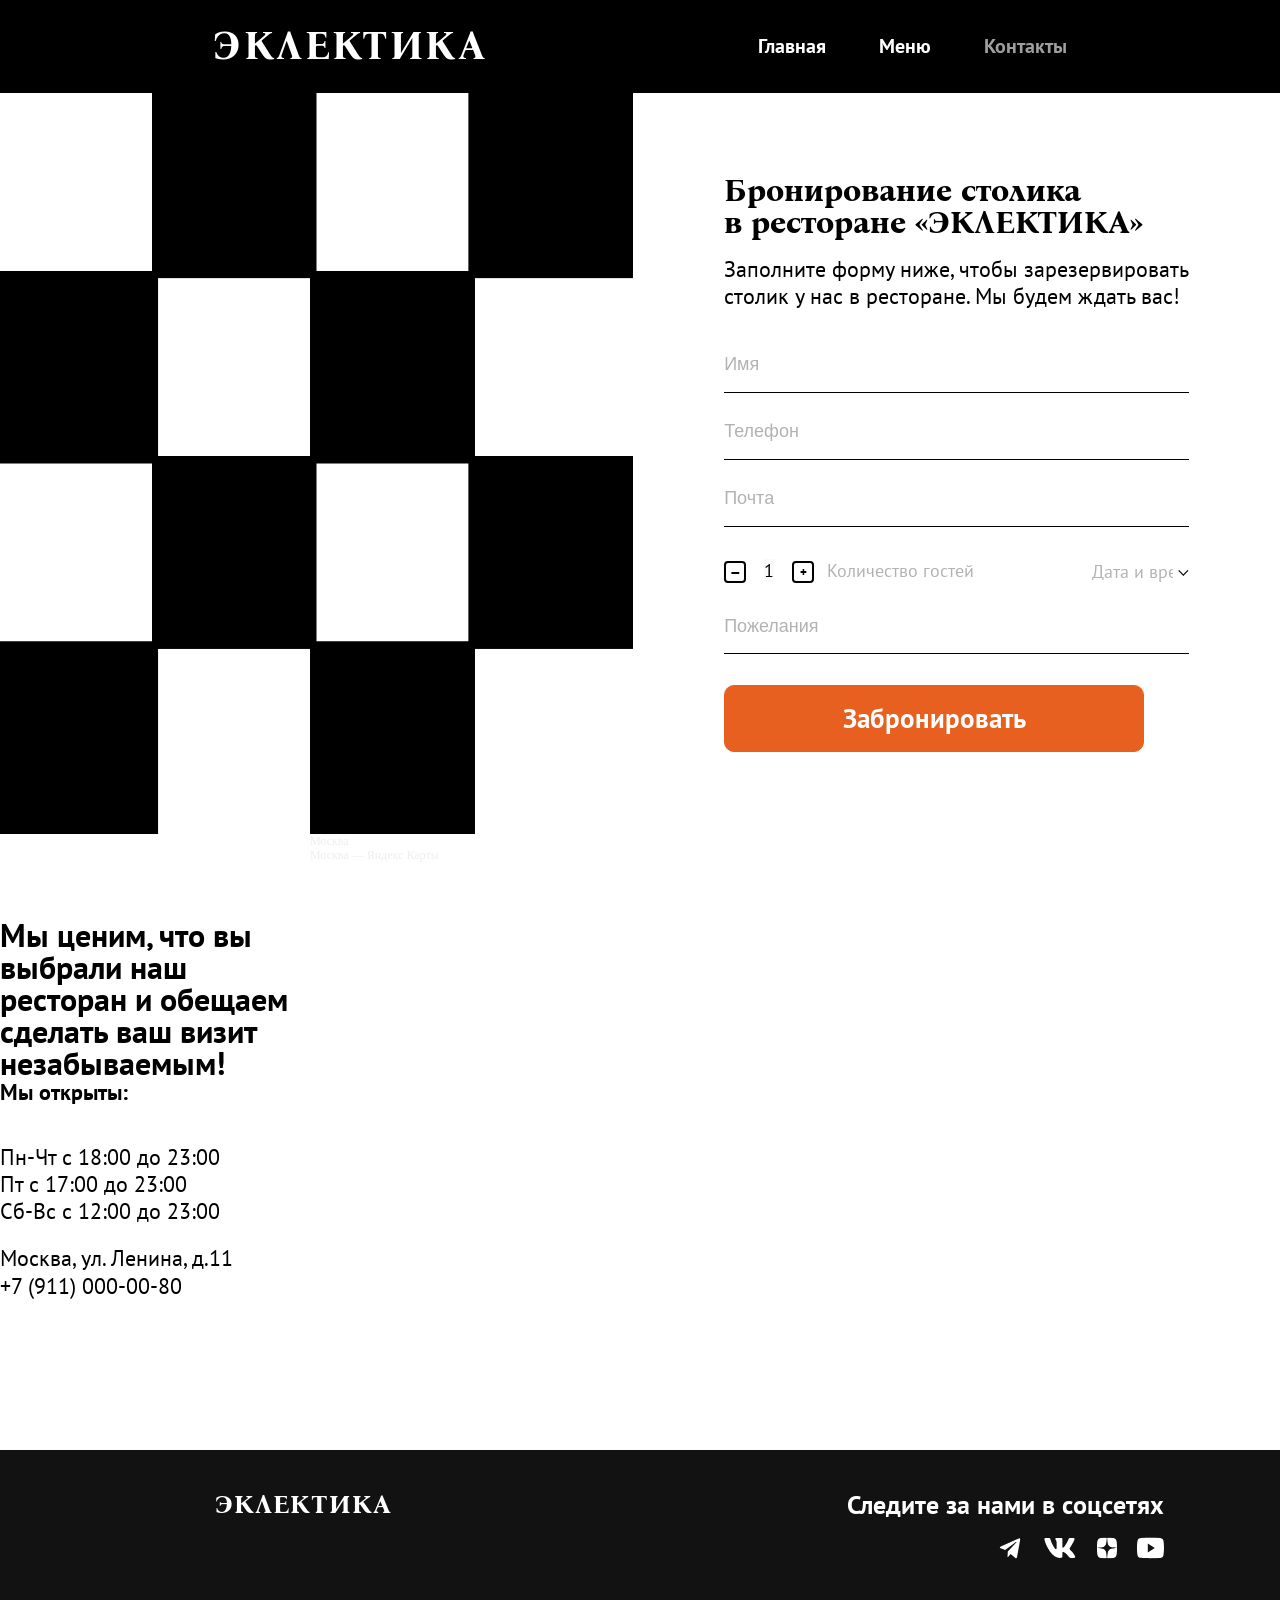
<file: contact/index.html>
<!DOCTYPE html>
<html lang="ru">

<head>
    <meta charset="UTF-8">
    <meta name="viewport" content="width=device-width, initial-scale=1.0">
    <title>«Эклектика» в Москве</title>
    <meta name="keywords"
        content="ресторан Эклектика, изысканная кухня, шеф-повар, подбор ингредиентов, уютные залы, семейные ужины, 
                    романтические свидания, деловые обеды, высокий сервис, незабываемые впечатления, атмосфера комфорта, гастрономические удовольствия">
    <meta name="description"
        content="Ресторан «Эклектика» приглашает гостей насладиться атмосферой роскоши и элегантности в самом сердце Москвы. 
                    Здесь царит гармония стиля и вкуса, сочетающая уютные интерьеры и высокое мастерство поваров. Уютные залы идеально подходят как для семейного отдыха, 
                    так и для деловых встреч или романтического вечера. Шеф-повара ресторана используют только свежие и качественные продукты, создавая уникальные 
                    блюда, которые порадуют даже самых требовательных гурманов. Внимательное обслуживание, индивидуальный подход и приятная музыка создадут атмосферу 
                    праздника и комфорта. Посещение ресторана «Эклектика» станет настоящим удовольствием для тех, кто ценит прекрасное сочетание изысканной кухни и гостеприимства.">
    <meta property="og:locale" content="ru_RU">
    <meta property="og:type" content="website">
    <meta property="og:title" content="«Эклектика» в Москве — изысканные блюда и атмосфера уюта">
    <meta property="og:image:alt" content="Фото ресторана">
    <meta name="robots" content="index, follow">
    <link rel="stylesheet" href="../style/reset.css">
    <link rel="stylesheet" href="../style/fonts.css">
    <link rel="stylesheet" href="../style/contact.css">
</head>

<body>
    <header class="intro">
        <div class="intro__header-container">
            <div class="intro__header-wrapper">
                <p class="intro__header-left">ЭКЛЕКТИКА</p>
                <nav class="intro__header-right">
                    <ul>
                        <li><a href="/index.html">Главная</a></li>
                        <li><a href="/menu/index.html">Меню</a></li>
                        <li><a href="/contact/index.html" class="clicked">Контакты</a></li>
                    </ul>
                </nav>
            </div>
        </div>
    </header>

    <main>
        <article class="reservation">
            <div class="reservation__left-part">
                <img class="reservation__left-part-pic" src="../assets/images/contact.png" alt="Декоративный узор">
            </div>
            <div class="reservation__right-part">
                <h2 class="reservation__title">Бронирование столика<br>в ресторане «ЭКЛЕКТИКА»</h2>
                <p>Заполните форму ниже, чтобы зарезервировать<br>столик у нас в ресторане.
                    Мы будем ждать вас!</p>
                <form class="reservation__form" action="/booking" method="POST">
                    <input class="reservation__input" type="text" placeholder="Имя" name="name"
                        autocomplete="given-name">
                    <input class="reservation__input" type="text" placeholder="Телефон" name="phone" autocomplete="tel">
                    <input class="reservation__input" type="text" placeholder="Почта" name="email" autocomplete="email">
                </form>
                <div class="reservation__guests">
                    <div class="reservation__form-element">
                        <button class="reservation__number-control" id="num-guests-dec" type="button">—</button>
                        <input class="reservation__number" type="text" id="num-guests" value="1" disabled>
                        <button class="reservation__number-control" id="num-guests-inc" type="button">+</button>
                        <span>Количество гостей</span>
                    </div>
                    <div class="reservation__form-element">
                        <input id="datetimepicker" type="text" name="date" placeholder="Дата и время">
                        <button class="reservation__open-calendar" id="open-calendar" type="submit"></button>
                    </div>
                </div>
                <input class="reservation__input reservation__wishes" type="text" placeholder="Пожелания" name="wishes"
                    autocomplete="off">
                <button class="reservation__button-submit book-now" type="submit">Забронировать</button>
            </div>
        </article>

        <article class="contacts">
            <div class="contacts__left-part">
                <h2>Мы ценим, что вы выбрали наш ресторан и обещаем сделать ваш визит незабываемым!</h2>
                <address>
                    <strong>Мы открыты:</strong><br>
                    Пн-Чт с 18:00 до 23:00<br>
                    Пт с 17:00 до 23:00<br>
                    Сб-Вс с 12:00 до 23:00<br>
                    <p>Москва, ул. Ленина, д.11<br>
                        +7 (911) 000-00-80</p>
                </address>
            </div>
            <div class="contacts__right-part">
                <div style="position:relative;"><a
                        href="https://yandex.ru/maps/213/moscow/?utm_medium=mapframe&utm_source=maps"
                        style="color:#eee;font-size:12px;position:absolute;top:0px;">Москва</a><a
                        href="https://yandex.ru/maps/213/moscow/house/ulitsa_lenina_11/Z04YdAdhQUAOQFtvfXpwcnxhZQ==/?ll=37.201859%2C55.613021&mode=search&sctx=ZAAAAAgAEAAaKAoSCap%[base64]%3D%3D&sll=37.268651%2C55.627885&sspn=0.258592%2C0.109436&text=%D0%9C%D0%BE%D1%81%D0%BA%D0%B2%D0%B0%2C%20%D1%83%D0%BB.%20%D0%9B%D0%B5%D0%BD%D0%B8%D0%BD%D0%B0%2C%20%D0%B4.11&utm_medium=mapframe&utm_source=maps&z=18.63"
                        style="color:#eee;font-size:12px;position:absolute;top:14px;">Москва — Яндекс Карты</a><iframe
                        src="https://yandex.ru/map-widget/v1/?ll=37.201859%2C55.613021&mode=search&ol=geo&ouri=ymapsbm1%3A%2F%2Fgeo%3Fdata%[base64]%2C%2C&sctx=ZAAAAAgAEAAaKAoSCap%[base64]%3D%3D&sll=37.268651%2C55.627885&sspn=0.258592%2C0.109436&text=%D0%9C%D0%BE%D1%81%D0%BA%D0%B2%D0%B0%2C%20%D1%83%D0%BB.%20%D0%9B%D0%B5%D0%BD%D0%B8%D0%BD%D0%B0%2C%20%D0%B4.11&z=18.63"
                        width="970" height="612" frameborder="1" allowfullscreen="true"
                        style="position:relative;"></iframe></div>
            </div>
        </article>
    </main>

    <footer class="footer">
        <p class="footer__name">ЭКЛЕКТИКА</p>
        <div class="footer__icons">
            <p>Следите за нами в соцсетях</p>
            <svg xmlns="http://www.w3.org/2000/svg" width="166" height="34" viewBox="0 0 166 34" fill="none">
                <title>Иконка социальных сетей</title>
                <desc>В наших соцсетях вы узнаете больше про идею заведения, нашу историю и грядущие мероприятия!</desc>
                <path
                    d="M20.8184 7.41056L2.7962 15.5417C1.56626 16.1197 1.57338 16.9225 2.57054 17.2804L7.19754 18.9692L17.9031 11.0664C18.4093 10.7061 18.8718 10.8999 18.4917 11.2947L9.81802 20.4534H9.81599L9.81802 20.4546L9.49887 26.0347C9.96645 26.0347 10.1728 25.7837 10.4351 25.4877L12.6825 22.9307L17.3573 26.9707C18.2193 27.5261 18.8383 27.2407 19.0528 26.0371L22.1215 9.116C22.4356 7.64247 21.6407 6.97529 20.8184 7.41056Z"
                    fill="white" />
                <path fill-rule="evenodd" clip-rule="evenodd"
                    d="M76.4542 8.42698C76.6666 7.65348 76.4542 7.08398 75.4372 7.08398H72.0792C71.2247 7.08398 70.8307 7.57556 70.617 8.11813C70.617 8.11813 68.9093 12.6458 66.4902 15.5868C65.7073 16.4396 65.3517 16.7103 64.9244 16.7103C64.7108 16.7103 64.3897 16.4396 64.3897 15.6648V8.42698C64.3897 7.49763 64.1543 7.08398 63.4431 7.08398H58.1624C57.6289 7.08398 57.3078 7.51463 57.3078 7.92406C57.3078 8.80384 58.518 9.00784 58.6421 11.4841V16.8646C58.6421 18.0448 58.4464 18.2586 58.0191 18.2586C56.8806 18.2586 54.111 13.7098 52.4672 8.50491C52.1487 7.49198 51.8263 7.08398 50.9679 7.08398H47.6074C46.6479 7.08398 46.4561 7.57556 46.4561 8.11813C46.4561 9.08434 47.5946 13.884 51.7585 20.2321C54.5344 24.5671 58.4425 26.9173 62.0026 26.9173C64.1377 26.9173 64.4012 26.396 64.4012 25.4964V22.2196C64.4012 21.1756 64.6034 20.9673 65.28 20.9673C65.7789 20.9673 66.6322 21.2393 68.6253 23.3289C70.9023 25.8066 71.2771 26.9173 72.5589 26.9173H75.917C76.8764 26.9173 77.3574 26.396 77.0811 25.3646C76.7766 24.339 75.6892 22.8501 74.2475 21.0835C73.4646 20.0776 72.2903 18.9939 71.9334 18.4513C71.4357 17.7558 71.5778 17.4455 71.9334 16.8264C71.9334 16.8264 76.0269 10.5563 76.453 8.42698H76.4542Z"
                    fill="white" />
                <g clip-path="url(#clip0_1_104)">
                    <mask id="mask0_1_104" style="mask-type:luminance" maskUnits="userSpaceOnUse" x="99" y="6"
                        width="20" height="22">
                        <path d="M119 6.5H99V27.5H119V6.5Z" fill="white" />
                    </mask>
                    <g mask="url(#mask0_1_104)">
                        <path
                            d="M110.929 19.025C109.357 20.7275 109.243 22.85 109.107 27.5C113.236 27.5 116.086 27.485 117.557 25.985C118.986 24.44 119 21.305 119 17.1125C114.571 17.2625 112.55 17.375 110.929 19.025ZM99 17.1125C99 21.305 99.0143 24.44 100.443 25.985C101.914 27.485 104.764 27.5 108.893 27.5C108.75 22.85 108.643 20.7275 107.071 19.025C105.45 17.375 103.429 17.255 99 17.1125ZM108.893 6.5C104.771 6.5 101.914 6.515 100.443 8.015C99.0143 9.56 99 12.695 99 16.8875C103.429 16.7375 105.45 16.625 107.071 14.975C108.643 13.2725 108.757 11.15 108.893 6.5ZM110.929 14.975C109.357 13.2725 109.243 11.15 109.107 6.5C113.236 6.5 116.086 6.515 117.557 8.015C118.986 9.56 119 12.695 119 16.8875C114.571 16.7375 112.55 16.625 110.929 14.975Z"
                            fill="white" />
                        <path
                            d="M119 17.1125V16.8875C114.571 16.7375 112.55 16.625 110.929 14.975C109.357 13.2725 109.243 11.15 109.107 6.5H108.893C108.75 11.15 108.643 13.2725 107.071 14.975C105.45 16.625 103.429 16.745 99 16.8875V17.1125C103.429 17.2625 105.45 17.375 107.071 19.025C108.643 20.7275 108.757 22.85 108.893 27.5H109.107C109.25 22.85 109.357 20.7275 110.929 19.025C112.55 17.375 114.571 17.255 119 17.1125Z"
                            fill="#121212" />
                    </g>
                </g>
                <g clip-path="url(#clip1_1_104)">
                    <path
                        d="M165.436 9.78041C165.283 9.14519 164.981 8.56591 164.563 8.10053C164.144 7.63516 163.622 7.30002 163.05 7.12866C160.944 6.5 152.5 6.5 152.5 6.5C152.5 6.5 144.056 6.5 141.95 7.12532C141.378 7.29612 140.856 7.63107 140.437 8.09654C140.018 8.56199 139.717 9.14157 139.564 9.77707C139 12.1178 139 17 139 17C139 17 139 21.8822 139.564 24.2196C139.874 25.5104 140.79 26.5269 141.95 26.8713C144.056 27.5 152.5 27.5 152.5 27.5C152.5 27.5 160.944 27.5 163.05 26.8713C164.213 26.5269 165.126 25.5104 165.436 24.2196C166 21.8822 166 17 166 17C166 17 166 12.1178 165.436 9.78041ZM149.818 21.4809V12.5191L156.809 16.9666L149.818 21.4809Z"
                        fill="white" />
                </g>
                <defs>
                    <clipPath id="clip0_1_104">
                        <rect width="20" height="21" fill="white" transform="translate(99 6.5)" />
                    </clipPath>
                    <clipPath id="clip1_1_104">
                        <rect width="27" height="21" fill="white" transform="translate(139 6.5)" />
                    </clipPath>
                </defs>
            </svg>
        </div>
    </footer>
    <!-- <script src="/code.js"></script> -->
</body>

</html>
</file>
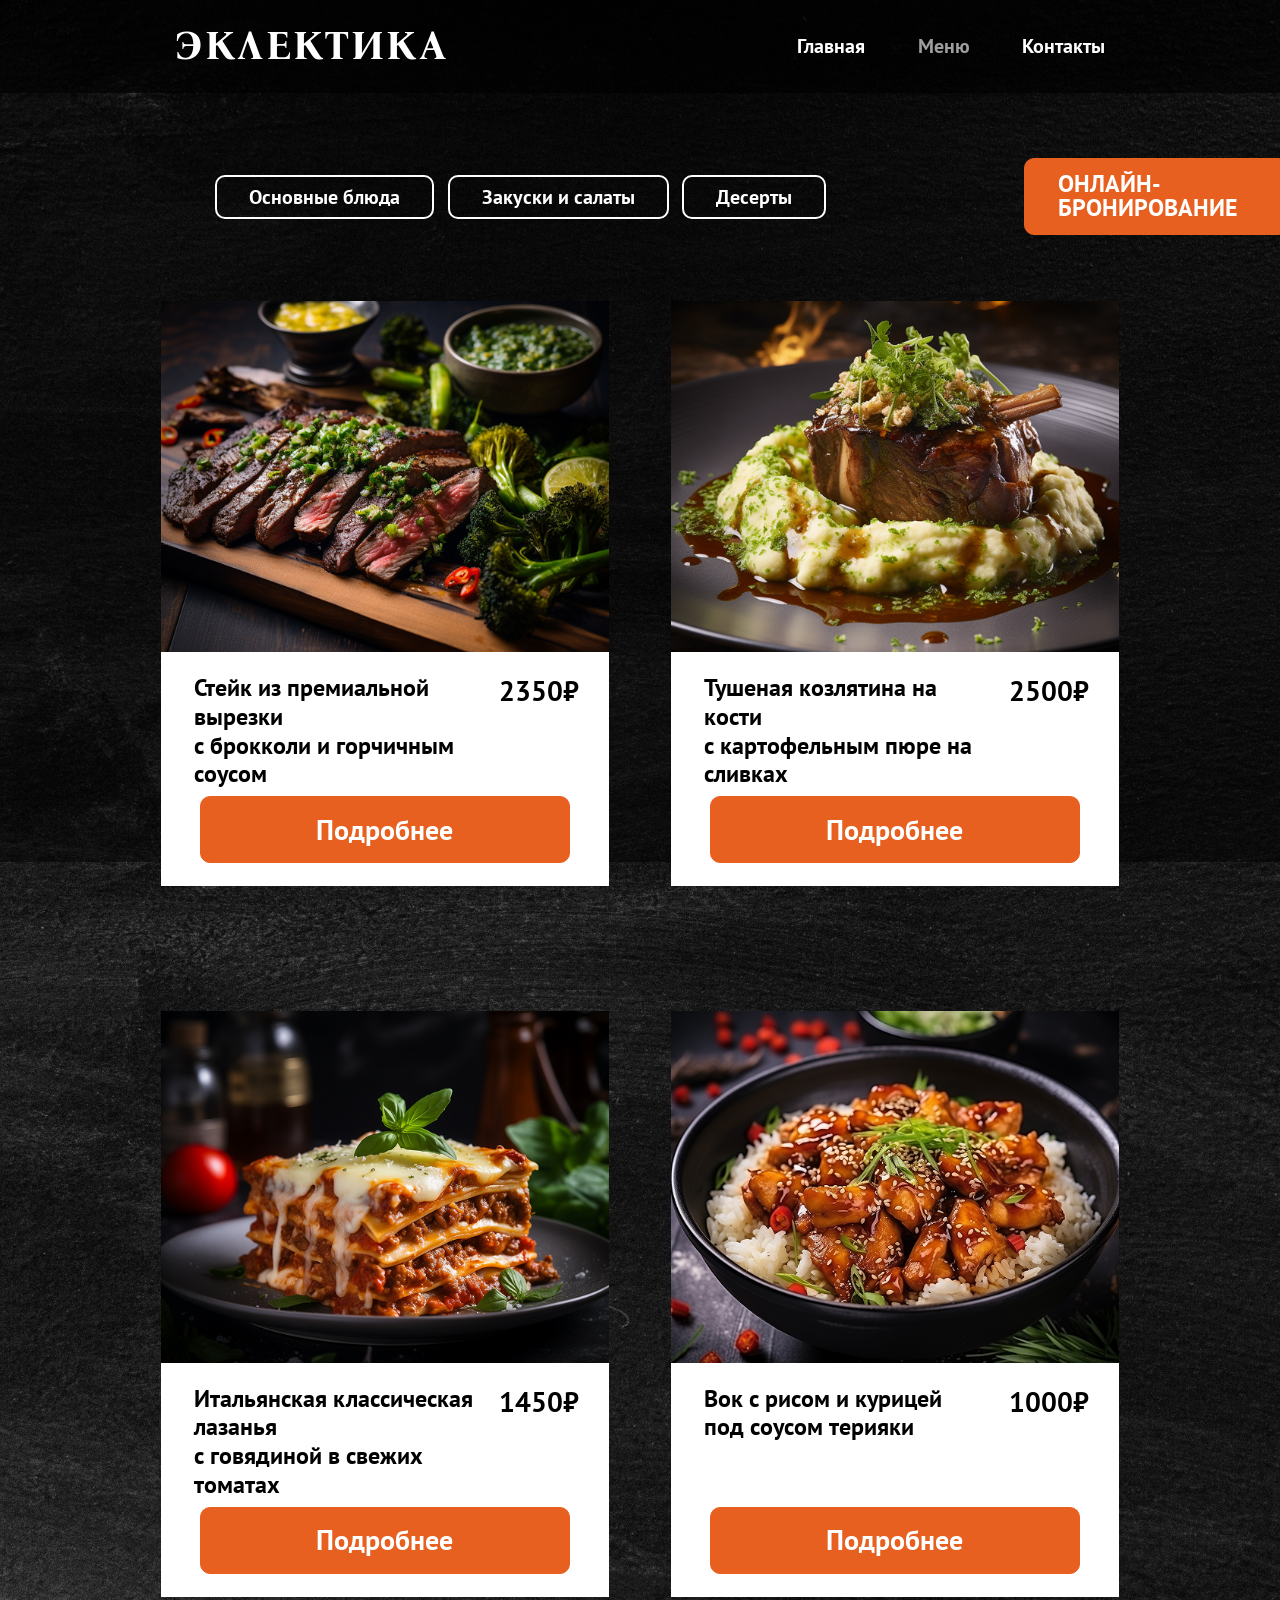
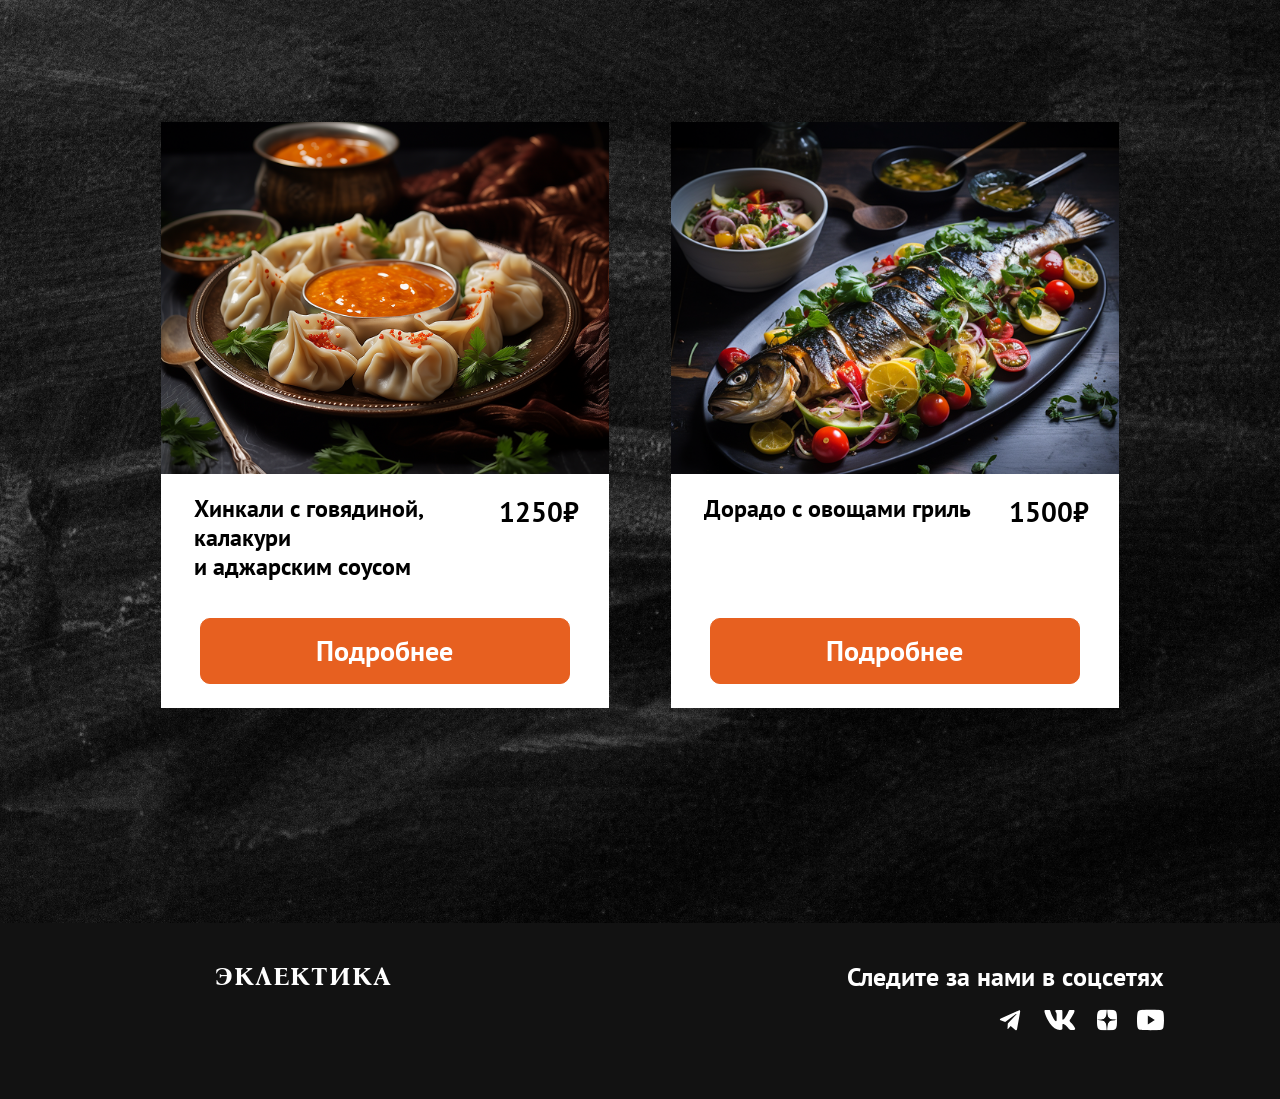
<file: menu/index.html>
<!DOCTYPE html>
<html lang="ru">

<head>
    <meta charset="UTF-8">
    <meta name="viewport" content="width=device-width, initial-scale=1.0">
    <title>«Эклектика» в Москве</title>
    <meta name="keywords"
        content="ресторан Эклектика, изысканная кухня, шеф-повар, подбор ингредиентов, уютные залы, семейные ужины, 
                романтические свидания, деловые обеды, высокий сервис, незабываемые впечатления, атмосфера комфорта, гастрономические удовольствия">
    <meta name="description"
        content="Ресторан «Эклектика» приглашает гостей насладиться атмосферой роскоши и элегантности в самом сердце Москвы. 
                Здесь царит гармония стиля и вкуса, сочетающая уютные интерьеры и высокое мастерство поваров. Уютные залы идеально подходят как для семейного отдыха, 
                так и для деловых встреч или романтического вечера. Шеф-повара ресторана используют только свежие и качественные продукты, создавая уникальные 
                блюда, которые порадуют даже самых требовательных гурманов. Внимательное обслуживание, индивидуальный подход и приятная музыка создадут атмосферу 
                праздника и комфорта. Посещение ресторана «Эклектика» станет настоящим удовольствием для тех, кто ценит прекрасное сочетание изысканной кухни и гостеприимства.">
    <meta property="og:locale" content="ru_RU">
    <meta property="og:type" content="website">
    <meta property="og:title" content="«Эклектика» в Москве — изысканные блюда и атмосфера уюта">
    <meta property="og:image:alt" content="Фото ресторана">
    <meta name="robots" content="index, follow">
    <link rel="stylesheet" href="../style/reset.css">
    <link rel="stylesheet" href="../style/fonts.css">
    <link rel="stylesheet" href="../style/menu.css">
</head>

<body>
    <section class="intro">
        <header class="intro__header">
            <div class="intro__header-wrapper">
                <p class="intro__header-left">ЭКЛЕКТИКА</p>
                <nav class="intro__header-right">
                    <nav class="burger-menu">
                        <input type="checkbox" id="burger-toggle">
                        <label for="burger-toggle" href="#" id="burger-btn">
                            <span></span>
                        </label>
                        <ul id="burger-list">
                            <li><a href="/index.html">Главная</a></li>
                            <li><a href="/menu/index.html" class="clicked">Меню</a></li>
                            <li><a href="/contact/index.html">Контакты</a></li>
                        </ul>
                    </nav>
                    <ul>
                        <li><a href="/index.html" id="nav-el1">Главная</a></li>
                        <li><a href="/menu/index.html" class="clicked" id="nav-el2">Меню</a></li>
                        <li><a href="/contact/index.html" id="nav-el3">Контакты</a></li>
                    </ul>
                </nav>
            </div>
        </header>
    </section>

    <main>
        <nav class="nav">
            <ul>
                <li class="nav__button"><a href="/menu/index.html" id="nav-el1">Основные блюда</a></li>
                <li class="nav__button"><a href="/menu/salats.html" id="nav-el2">Закуски и салаты</a></li>
                <li class="nav__button"><a href="/menu/desserts.html" id="nav-el3">Десерты</a></li>
            </ul>
            <div class="nav__reservation">ОНЛАЙН-<br>БРОНИРОВАНИЕ</div>
        </nav>

        <section class="menu">
            <div class="menu__wrapper">
                <div class="menu__card">
                    <figure>
                        <img class="menu__image" src="../assets/images/main-meals/stake.png"
                            alt="Стейк из премиальной вырезки">
                        <figcaption>
                            <div class="menu__bottom">
                                <div class="menu__bottom-text">
                                    <p class="menu__bottom-name">Стейк из премиальной вырезки<br>с брокколи и
                                        горчичным соусом</p>
                                    <p class="menu__bottom-price">2350₽</p>
                                </div>
                                <button class="menu__bottom-button"><a href="">Подробнее</a></button>
                            </div>
                        </figcaption>
                    </figure>
                </div>

                <div class="menu__card">
                    <figure>
                        <img class="menu__image" src="../assets/images/main-meals/kozlyatina.png"
                            alt="Тушеная козлятина на кости с картофельным пюре на сливках">
                        <figcaption>
                            <div class="menu__bottom">
                                <div class="menu__bottom-text">
                                    <p class="menu__bottom-name">Тушеная козлятина на кости<br>с картофельным пюре
                                        на сливках</p>
                                    <p class="menu__bottom-price">2500₽</p>
                                </div>
                                <button class="menu__bottom-button"><a href="">Подробнее</a></button>
                            </div>
                        </figcaption>
                    </figure>
                </div>

                <div class="menu__card">
                    <figure>
                        <img class="menu__image" src="../assets/images/main-meals/lazanya.png"
                            alt="Итальянская классическая лазанья с говядиной">
                        <figcaption>
                            <div class="menu__bottom">
                                <div class="menu__bottom-text">
                                    <p class="menu__bottom-name">Итальянская классическая лазанья<br>с говядиной в
                                        свежих томатах</p>
                                    <p class="menu__bottom-price">1450₽</p>
                                </div>
                                <button class="menu__bottom-button"><a href="">Подробнее</a></button>
                            </div>
                        </figcaption>
                    </figure>
                </div>

                <div class="menu__card">
                    <figure>
                        <img class="menu__image" src="../assets/images/main-meals/vok.png"
                            alt="Вок с рисом и курицей под соусом терияки">
                        <figcaption>
                            <div class="menu__bottom">
                                <div class="menu__bottom-text">
                                    <p class="menu__bottom-name">Вок с рисом и курицей<br> под соусом терияки</p>
                                    <p class="menu__bottom-price">1000₽</p>
                                </div>
                                <button class="menu__bottom-button"><a href="">Подробнее</a></button>
                            </div>
                        </figcaption>
                    </figure>
                </div>

                <div class="menu__card">
                    <figure>
                        <img class="menu__image" src="../assets/images/main-meals/hinkali.png"
                            alt="Хинкали с говядиной, калакури и аджарским соусом">
                        <figcaption>
                            <div class="menu__bottom">
                                <div class="menu__bottom-text">
                                    <p class="menu__bottom-name">Хинкали с говядиной, калакури<br>и аджарским соусом
                                    </p>
                                    <p class="menu__bottom-price">1250₽</p>
                                </div>
                                <button class="menu__bottom-button"><a href="">Подробнее</a></button>
                            </div>
                        </figcaption>
                    </figure>
                </div>

                <div class="menu__card">
                    <figure>
                        <img class="menu__image" src="../assets/images/main-meals/dorado.png"
                            alt="Дорадо с овощами гриль">
                        <figcaption>
                            <div class="menu__bottom">
                                <div class="menu__bottom-text">
                                    <p class="menu__bottom-name">Дорадо с овощами гриль</p>
                                    <p class="menu__bottom-price">1500₽</p>
                                </div>
                                <button class="menu__bottom-button"><a href="">Подробнее</a></button>
                            </div>
                        </figcaption>
                    </figure>
                </div>
            </div>
        </section>
    </main>

        <footer class="footer">
            <p class="footer__name">ЭКЛЕКТИКА</p>
            <div class="footer__icons">
                <p>Следите за нами в соцсетях</p>
                <svg xmlns="http://www.w3.org/2000/svg" width="166" height="34" viewBox="0 0 166 34" fill="none">
                    <title>Иконка социальных сетей</title>
                    <desc>В наших соцсетях вы узнаете больше про идею заведения, нашу историю и грядущие мероприятия!
                    </desc>
                    <path
                        d="M20.8184 7.41056L2.7962 15.5417C1.56626 16.1197 1.57338 16.9225 2.57054 17.2804L7.19754 18.9692L17.9031 11.0664C18.4093 10.7061 18.8718 10.8999 18.4917 11.2947L9.81802 20.4534H9.81599L9.81802 20.4546L9.49887 26.0347C9.96645 26.0347 10.1728 25.7837 10.4351 25.4877L12.6825 22.9307L17.3573 26.9707C18.2193 27.5261 18.8383 27.2407 19.0528 26.0371L22.1215 9.116C22.4356 7.64247 21.6407 6.97529 20.8184 7.41056Z"
                        fill="white" />
                    <path fill-rule="evenodd" clip-rule="evenodd"
                        d="M76.4542 8.42698C76.6666 7.65348 76.4542 7.08398 75.4372 7.08398H72.0792C71.2247 7.08398 70.8307 7.57556 70.617 8.11813C70.617 8.11813 68.9093 12.6458 66.4902 15.5868C65.7073 16.4396 65.3517 16.7103 64.9244 16.7103C64.7108 16.7103 64.3897 16.4396 64.3897 15.6648V8.42698C64.3897 7.49763 64.1543 7.08398 63.4431 7.08398H58.1624C57.6289 7.08398 57.3078 7.51463 57.3078 7.92406C57.3078 8.80384 58.518 9.00784 58.6421 11.4841V16.8646C58.6421 18.0448 58.4464 18.2586 58.0191 18.2586C56.8806 18.2586 54.111 13.7098 52.4672 8.50491C52.1487 7.49198 51.8263 7.08398 50.9679 7.08398H47.6074C46.6479 7.08398 46.4561 7.57556 46.4561 8.11813C46.4561 9.08434 47.5946 13.884 51.7585 20.2321C54.5344 24.5671 58.4425 26.9173 62.0026 26.9173C64.1377 26.9173 64.4012 26.396 64.4012 25.4964V22.2196C64.4012 21.1756 64.6034 20.9673 65.28 20.9673C65.7789 20.9673 66.6322 21.2393 68.6253 23.3289C70.9023 25.8066 71.2771 26.9173 72.5589 26.9173H75.917C76.8764 26.9173 77.3574 26.396 77.0811 25.3646C76.7766 24.339 75.6892 22.8501 74.2475 21.0835C73.4646 20.0776 72.2903 18.9939 71.9334 18.4513C71.4357 17.7558 71.5778 17.4455 71.9334 16.8264C71.9334 16.8264 76.0269 10.5563 76.453 8.42698H76.4542Z"
                        fill="white" />
                    <g clip-path="url(#clip0_1_104)">
                        <mask id="mask0_1_104" style="mask-type:luminance" maskUnits="userSpaceOnUse" x="99" y="6"
                            width="20" height="22">
                            <path d="M119 6.5H99V27.5H119V6.5Z" fill="white" />
                        </mask>
                        <g mask="url(#mask0_1_104)">
                            <path
                                d="M110.929 19.025C109.357 20.7275 109.243 22.85 109.107 27.5C113.236 27.5 116.086 27.485 117.557 25.985C118.986 24.44 119 21.305 119 17.1125C114.571 17.2625 112.55 17.375 110.929 19.025ZM99 17.1125C99 21.305 99.0143 24.44 100.443 25.985C101.914 27.485 104.764 27.5 108.893 27.5C108.75 22.85 108.643 20.7275 107.071 19.025C105.45 17.375 103.429 17.255 99 17.1125ZM108.893 6.5C104.771 6.5 101.914 6.515 100.443 8.015C99.0143 9.56 99 12.695 99 16.8875C103.429 16.7375 105.45 16.625 107.071 14.975C108.643 13.2725 108.757 11.15 108.893 6.5ZM110.929 14.975C109.357 13.2725 109.243 11.15 109.107 6.5C113.236 6.5 116.086 6.515 117.557 8.015C118.986 9.56 119 12.695 119 16.8875C114.571 16.7375 112.55 16.625 110.929 14.975Z"
                                fill="white" />
                            <path
                                d="M119 17.1125V16.8875C114.571 16.7375 112.55 16.625 110.929 14.975C109.357 13.2725 109.243 11.15 109.107 6.5H108.893C108.75 11.15 108.643 13.2725 107.071 14.975C105.45 16.625 103.429 16.745 99 16.8875V17.1125C103.429 17.2625 105.45 17.375 107.071 19.025C108.643 20.7275 108.757 22.85 108.893 27.5H109.107C109.25 22.85 109.357 20.7275 110.929 19.025C112.55 17.375 114.571 17.255 119 17.1125Z"
                                fill="#121212" />
                        </g>
                    </g>
                    <g clip-path="url(#clip1_1_104)">
                        <path
                            d="M165.436 9.78041C165.283 9.14519 164.981 8.56591 164.563 8.10053C164.144 7.63516 163.622 7.30002 163.05 7.12866C160.944 6.5 152.5 6.5 152.5 6.5C152.5 6.5 144.056 6.5 141.95 7.12532C141.378 7.29612 140.856 7.63107 140.437 8.09654C140.018 8.56199 139.717 9.14157 139.564 9.77707C139 12.1178 139 17 139 17C139 17 139 21.8822 139.564 24.2196C139.874 25.5104 140.79 26.5269 141.95 26.8713C144.056 27.5 152.5 27.5 152.5 27.5C152.5 27.5 160.944 27.5 163.05 26.8713C164.213 26.5269 165.126 25.5104 165.436 24.2196C166 21.8822 166 17 166 17C166 17 166 12.1178 165.436 9.78041ZM149.818 21.4809V12.5191L156.809 16.9666L149.818 21.4809Z"
                            fill="white" />
                    </g>
                    <defs>
                        <clipPath id="clip0_1_104">
                            <rect width="20" height="21" fill="white" transform="translate(99 6.5)" />
                        </clipPath>
                        <clipPath id="clip1_1_104">
                            <rect width="27" height="21" fill="white" transform="translate(139 6.5)" />
                        </clipPath>
                    </defs>
                </svg>
            </div>
        </footer>
        <!-- <script src="/code.js"></script> -->
</body>
</file>
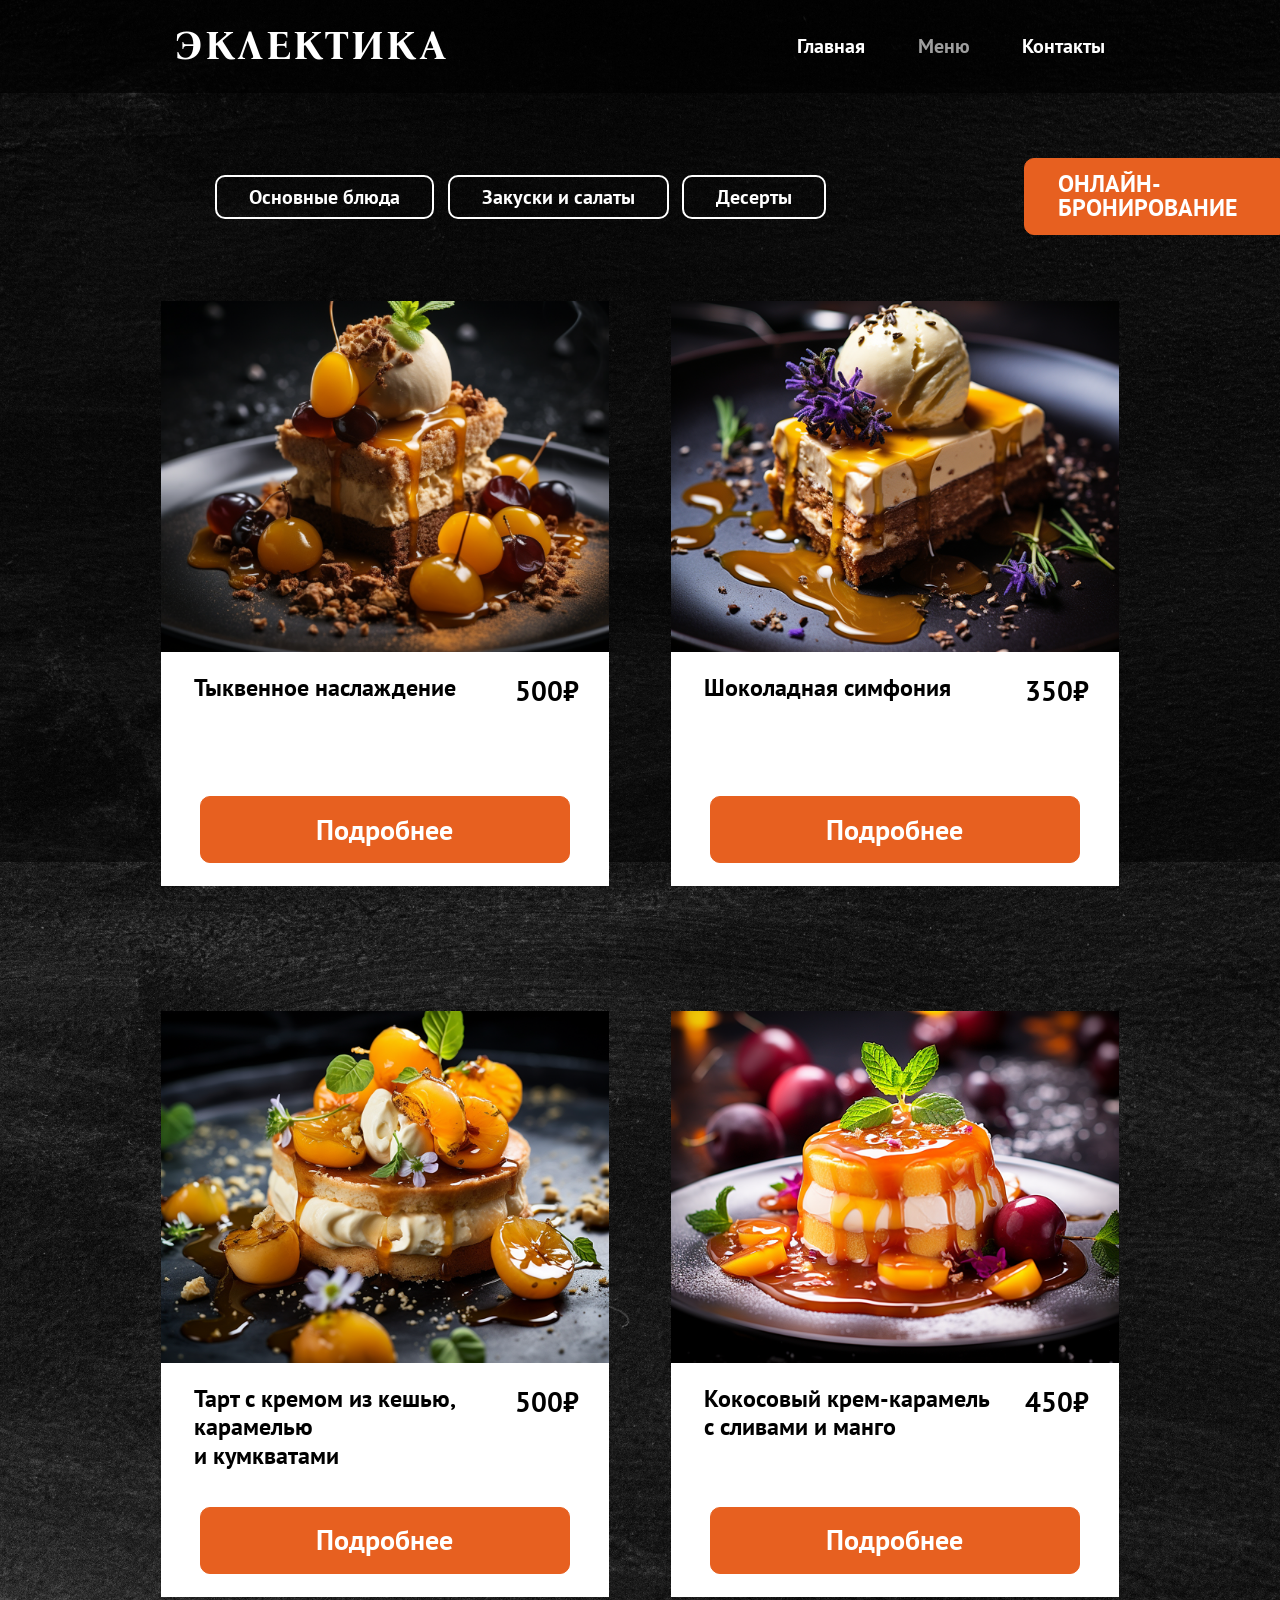
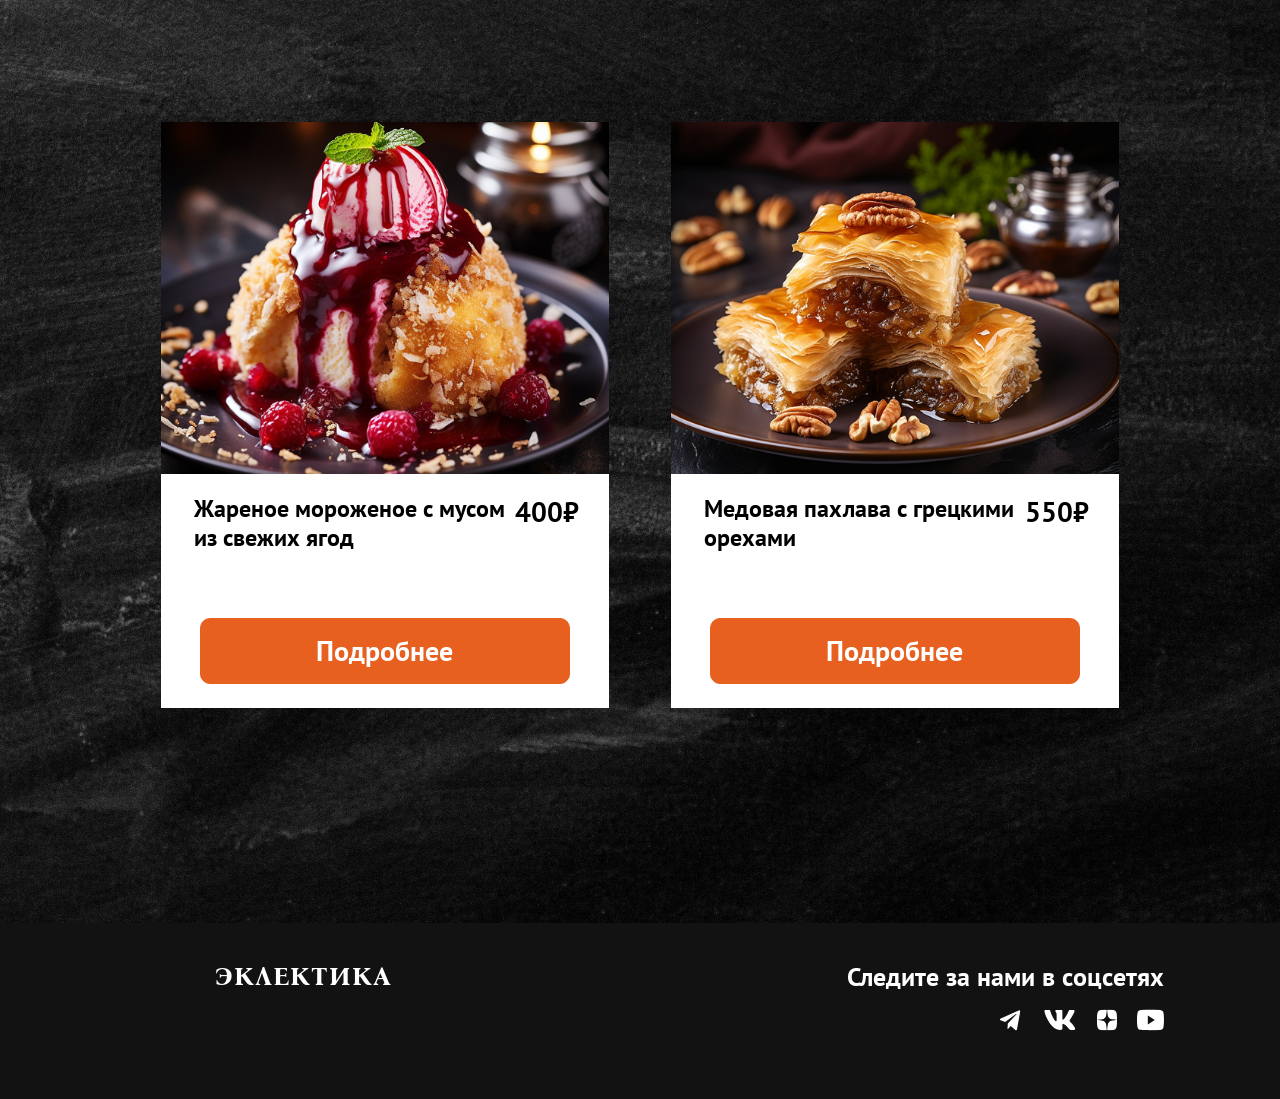
<file: menu/desserts.html>
<!DOCTYPE html>
<html lang="ru">

    <head>
        <meta charset="UTF-8">
        <meta name="viewport" content="width=device-width, initial-scale=1.0">
        <title>«Эклектика» в Москве</title>
        <meta name="keywords"
            content="ресторан Эклектика, изысканная кухня, шеф-повар, подбор ингредиентов, уютные залы, семейные ужины, 
                романтические свидания, деловые обеды, высокий сервис, незабываемые впечатления, атмосфера комфорта, гастрономические удовольствия">
        <meta name="description"
            content="Ресторан «Эклектика» приглашает гостей насладиться атмосферой роскоши и элегантности в самом сердце Москвы. 
                Здесь царит гармония стиля и вкуса, сочетающая уютные интерьеры и высокое мастерство поваров. Уютные залы идеально подходят как для семейного отдыха, 
                так и для деловых встреч или романтического вечера. Шеф-повара ресторана используют только свежие и качественные продукты, создавая уникальные 
                блюда, которые порадуют даже самых требовательных гурманов. Внимательное обслуживание, индивидуальный подход и приятная музыка создадут атмосферу 
                праздника и комфорта. Посещение ресторана «Эклектика» станет настоящим удовольствием для тех, кто ценит прекрасное сочетание изысканной кухни и гостеприимства.">
        <meta property="og:locale" content="ru_RU">
        <meta property="og:type" content="website">
        <meta property="og:title" content="«Эклектика» в Москве — изысканные блюда и атмосфера уюта">
        <meta property="og:image:alt" content="Фото ресторана">
        <meta name="robots" content="index, follow">
        <link rel="stylesheet" href="../style/reset.css">
        <link rel="stylesheet" href="../style/fonts.css">
        <link rel="stylesheet" href="../style/menu.css">
    </head>

    <body>
        <section class="intro">
        <header class="intro__header">
            <div class="intro__header-wrapper">
                <p class="intro__header-left">ЭКЛЕКТИКА</p>
                <nav class="intro__header-right">
                    <nav class="burger-menu">
                        <input type="checkbox" id="burger-toggle">
                        <label for="burger-toggle" href="#" id="burger-btn">
                            <span></span>
                        </label>
                        <ul id="burger-list">
                            <li><a href="/index.html">Главная</a></li>
                            <li><a href="/menu/index.html" class="clicked">Меню</a></li>
                            <li><a href="/contact/index.html">Контакты</a></li>
                        </ul>
                    </nav>
                    <ul>
                        <li><a href="/index.html" id="nav-el1">Главная</a></li>
                        <li><a href="/menu/index.html" class="clicked" id="nav-el2">Меню</a></li>
                        <li><a href="/contact/index.html" id="nav-el3">Контакты</a></li>
                    </ul>
                </nav>
            </div>
        </header>
    </section>

        <main>
            <nav class="nav">
                <ul>
                    <li class="nav__button"><a href="/menu/index.html">Основные блюда</a></li>
                    <li class="nav__button"><a href="/menu/salats.html">Закуски и салаты</a></li>
                    <li class="nav__button"><a href="/menu/desserts.html">Десерты</a></li>
                </ul>
                <div class="nav__reservation">ОНЛАЙН-<br>БРОНИРОВАНИЕ</div>
            </nav>

            <section class="menu">
                <div class="menu__wrapper">
                    <div class="menu__card">
                        <figure>
                            <img class="menu__image" src="../assets/images/desserts/pumpkin pleasure.png" alt="Тыквенное наслаждение">
                            <figcaption>
                                <div class="menu__bottom">
                                    <div class="menu__bottom-text">
                                        <p class="menu__bottom-name">Тыквенное наслаждение</p>
                                        <p class="menu__bottom-price">500₽</p>
                                    </div>
                                    <button class="menu__bottom-button"><a href="">Подробнее</a></button>
                                </div>
                            </figcaption>
                        </figure>
                    </div>

                    <div class="menu__card">
                        <figure>
                            <img class="menu__image" src="../assets/images/desserts/chocolate simphony.png" alt="Шоколадная симфония">
                            <figcaption>
                                <div class="menu__bottom">
                                    <div class="menu__bottom-text">
                                        <p class="menu__bottom-name">Шоколадная симфония</p>
                                        <p class="menu__bottom-price">350₽</p>
                                    </div>
                                    <button class="menu__bottom-button"><a href="">Подробнее</a></button>
                                </div>
                            </figcaption>
                        </figure>
                    </div>

                    <div class="menu__card">
                        <figure>
                            <img class="menu__image" src="../assets/images/desserts/tart.png" alt="Тарт с кремом из кешью, карамельюи кумкватами">
                            <figcaption>
                                <div class="menu__bottom">
                                    <div class="menu__bottom-text">
                                        <p class="menu__bottom-name">Тарт с кремом из кешью, карамелью<br>и кумкватами</p>
                                        <p class="menu__bottom-price">500₽</p>
                                    </div>
                                    <button class="menu__bottom-button"><a href="">Подробнее</a></button>
                                </div>
                            </figcaption>
                        </figure>
                    </div>

                    <div class="menu__card">
                        <figure>
                            <img class="menu__image" src="../assets/images/desserts/coconut cream.png" alt="Кокосовый крем-карамель с сливами и манго">
                            <figcaption>
                                <div class="menu__bottom">
                                    <div class="menu__bottom-text">
                                        <p class="menu__bottom-name">Кокосовый крем-карамель<br>с сливами и манго</p>
                                        <p class="menu__bottom-price">450₽</p>
                                    </div>
                                    <button class="menu__bottom-button"><a href="">Подробнее</a></button>
                                </div>
                            </figcaption>
                        </figure>
                    </div>

                    <div class="menu__card">
                        <figure>
                            <img class="menu__image" src="../assets/images/desserts/fried ice cream.png" alt="Жареное мороженое с мусом из свежих ягод">
                            <figcaption>
                                <div class="menu__bottom">
                                    <div class="menu__bottom-text">
                                        <p class="menu__bottom-name">Жареное мороженое с мусом<br>из свежих ягод</p>
                                        <p class="menu__bottom-price">400₽</p>
                                    </div>
                                    <button class="menu__bottom-button"><a href="">Подробнее</a></button>
                                </div>
                            </figcaption>
                        </figure>
                    </div>

                    <div class="menu__card">
                        <figure>
                            <img class="menu__image" src="../assets/images/desserts/honey pahlava.png" alt="Медовая пахлава с грецкими орехами">
                            <figcaption>
                                <div class="menu__bottom">
                                    <div class="menu__bottom-text">
                                        <p class="menu__bottom-name">Медовая пахлава с грецкими орехами</p>
                                        <p class="menu__bottom-price">550₽</p>
                                    </div>
                                    <button class="menu__bottom-button"><a href="">Подробнее</a></button>
                                </div>
                            </figcaption>
                        </figure>
                    </div>
                </div>
            </section>
        </main>

        <footer class="footer">
            <p class="footer__name">ЭКЛЕКТИКА</p>
            <div class="footer__icons">
                <p>Следите за нами в соцсетях</p>
                <svg xmlns="http://www.w3.org/2000/svg" width="166" height="34" viewBox="0 0 166 34" fill="none">
                    <title>Иконка социальных сетей</title>
                    <desc>В наших соцсетях вы узнаете больше про идею заведения, нашу историю и грядущие мероприятия!</desc>
                    <path
                        d="M20.8184 7.41056L2.7962 15.5417C1.56626 16.1197 1.57338 16.9225 2.57054 17.2804L7.19754 18.9692L17.9031 11.0664C18.4093 10.7061 18.8718 10.8999 18.4917 11.2947L9.81802 20.4534H9.81599L9.81802 20.4546L9.49887 26.0347C9.96645 26.0347 10.1728 25.7837 10.4351 25.4877L12.6825 22.9307L17.3573 26.9707C18.2193 27.5261 18.8383 27.2407 19.0528 26.0371L22.1215 9.116C22.4356 7.64247 21.6407 6.97529 20.8184 7.41056Z"
                        fill="white" />
                    <path fill-rule="evenodd" clip-rule="evenodd"
                        d="M76.4542 8.42698C76.6666 7.65348 76.4542 7.08398 75.4372 7.08398H72.0792C71.2247 7.08398 70.8307 7.57556 70.617 8.11813C70.617 8.11813 68.9093 12.6458 66.4902 15.5868C65.7073 16.4396 65.3517 16.7103 64.9244 16.7103C64.7108 16.7103 64.3897 16.4396 64.3897 15.6648V8.42698C64.3897 7.49763 64.1543 7.08398 63.4431 7.08398H58.1624C57.6289 7.08398 57.3078 7.51463 57.3078 7.92406C57.3078 8.80384 58.518 9.00784 58.6421 11.4841V16.8646C58.6421 18.0448 58.4464 18.2586 58.0191 18.2586C56.8806 18.2586 54.111 13.7098 52.4672 8.50491C52.1487 7.49198 51.8263 7.08398 50.9679 7.08398H47.6074C46.6479 7.08398 46.4561 7.57556 46.4561 8.11813C46.4561 9.08434 47.5946 13.884 51.7585 20.2321C54.5344 24.5671 58.4425 26.9173 62.0026 26.9173C64.1377 26.9173 64.4012 26.396 64.4012 25.4964V22.2196C64.4012 21.1756 64.6034 20.9673 65.28 20.9673C65.7789 20.9673 66.6322 21.2393 68.6253 23.3289C70.9023 25.8066 71.2771 26.9173 72.5589 26.9173H75.917C76.8764 26.9173 77.3574 26.396 77.0811 25.3646C76.7766 24.339 75.6892 22.8501 74.2475 21.0835C73.4646 20.0776 72.2903 18.9939 71.9334 18.4513C71.4357 17.7558 71.5778 17.4455 71.9334 16.8264C71.9334 16.8264 76.0269 10.5563 76.453 8.42698H76.4542Z"
                        fill="white" />
                    <g clip-path="url(#clip0_1_104)">
                        <mask id="mask0_1_104" style="mask-type:luminance" maskUnits="userSpaceOnUse" x="99" y="6"
                            width="20" height="22">
                            <path d="M119 6.5H99V27.5H119V6.5Z" fill="white" />
                        </mask>
                        <g mask="url(#mask0_1_104)">
                            <path
                                d="M110.929 19.025C109.357 20.7275 109.243 22.85 109.107 27.5C113.236 27.5 116.086 27.485 117.557 25.985C118.986 24.44 119 21.305 119 17.1125C114.571 17.2625 112.55 17.375 110.929 19.025ZM99 17.1125C99 21.305 99.0143 24.44 100.443 25.985C101.914 27.485 104.764 27.5 108.893 27.5C108.75 22.85 108.643 20.7275 107.071 19.025C105.45 17.375 103.429 17.255 99 17.1125ZM108.893 6.5C104.771 6.5 101.914 6.515 100.443 8.015C99.0143 9.56 99 12.695 99 16.8875C103.429 16.7375 105.45 16.625 107.071 14.975C108.643 13.2725 108.757 11.15 108.893 6.5ZM110.929 14.975C109.357 13.2725 109.243 11.15 109.107 6.5C113.236 6.5 116.086 6.515 117.557 8.015C118.986 9.56 119 12.695 119 16.8875C114.571 16.7375 112.55 16.625 110.929 14.975Z"
                                fill="white" />
                            <path
                                d="M119 17.1125V16.8875C114.571 16.7375 112.55 16.625 110.929 14.975C109.357 13.2725 109.243 11.15 109.107 6.5H108.893C108.75 11.15 108.643 13.2725 107.071 14.975C105.45 16.625 103.429 16.745 99 16.8875V17.1125C103.429 17.2625 105.45 17.375 107.071 19.025C108.643 20.7275 108.757 22.85 108.893 27.5H109.107C109.25 22.85 109.357 20.7275 110.929 19.025C112.55 17.375 114.571 17.255 119 17.1125Z"
                                fill="#121212" />
                        </g>
                    </g>
                    <g clip-path="url(#clip1_1_104)">
                        <path
                            d="M165.436 9.78041C165.283 9.14519 164.981 8.56591 164.563 8.10053C164.144 7.63516 163.622 7.30002 163.05 7.12866C160.944 6.5 152.5 6.5 152.5 6.5C152.5 6.5 144.056 6.5 141.95 7.12532C141.378 7.29612 140.856 7.63107 140.437 8.09654C140.018 8.56199 139.717 9.14157 139.564 9.77707C139 12.1178 139 17 139 17C139 17 139 21.8822 139.564 24.2196C139.874 25.5104 140.79 26.5269 141.95 26.8713C144.056 27.5 152.5 27.5 152.5 27.5C152.5 27.5 160.944 27.5 163.05 26.8713C164.213 26.5269 165.126 25.5104 165.436 24.2196C166 21.8822 166 17 166 17C166 17 166 12.1178 165.436 9.78041ZM149.818 21.4809V12.5191L156.809 16.9666L149.818 21.4809Z"
                            fill="white" />
                    </g>
                    <defs>
                        <clipPath id="clip0_1_104">
                            <rect width="20" height="21" fill="white" transform="translate(99 6.5)" />
                        </clipPath>
                        <clipPath id="clip1_1_104">
                            <rect width="27" height="21" fill="white" transform="translate(139 6.5)" />
                        </clipPath>
                    </defs>
                </svg>
            </div>
        </footer>
    </body>
</file>
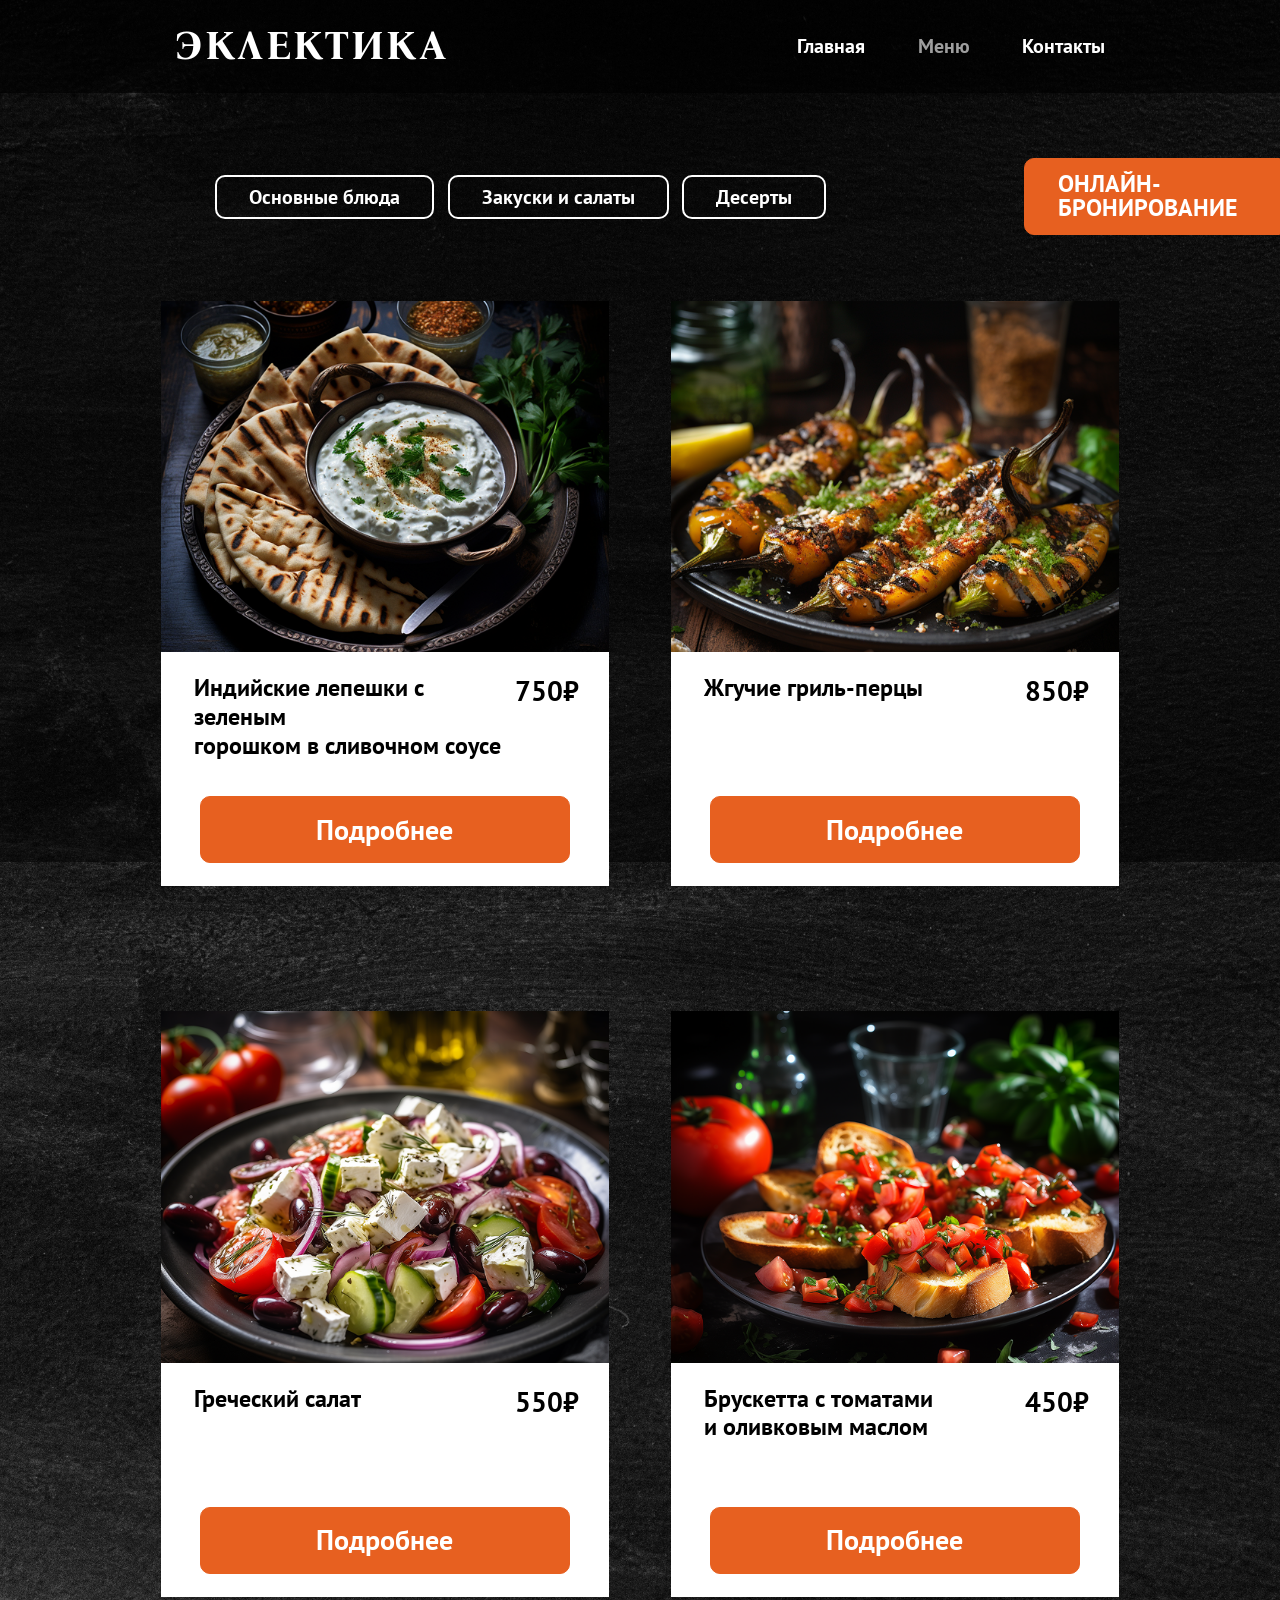
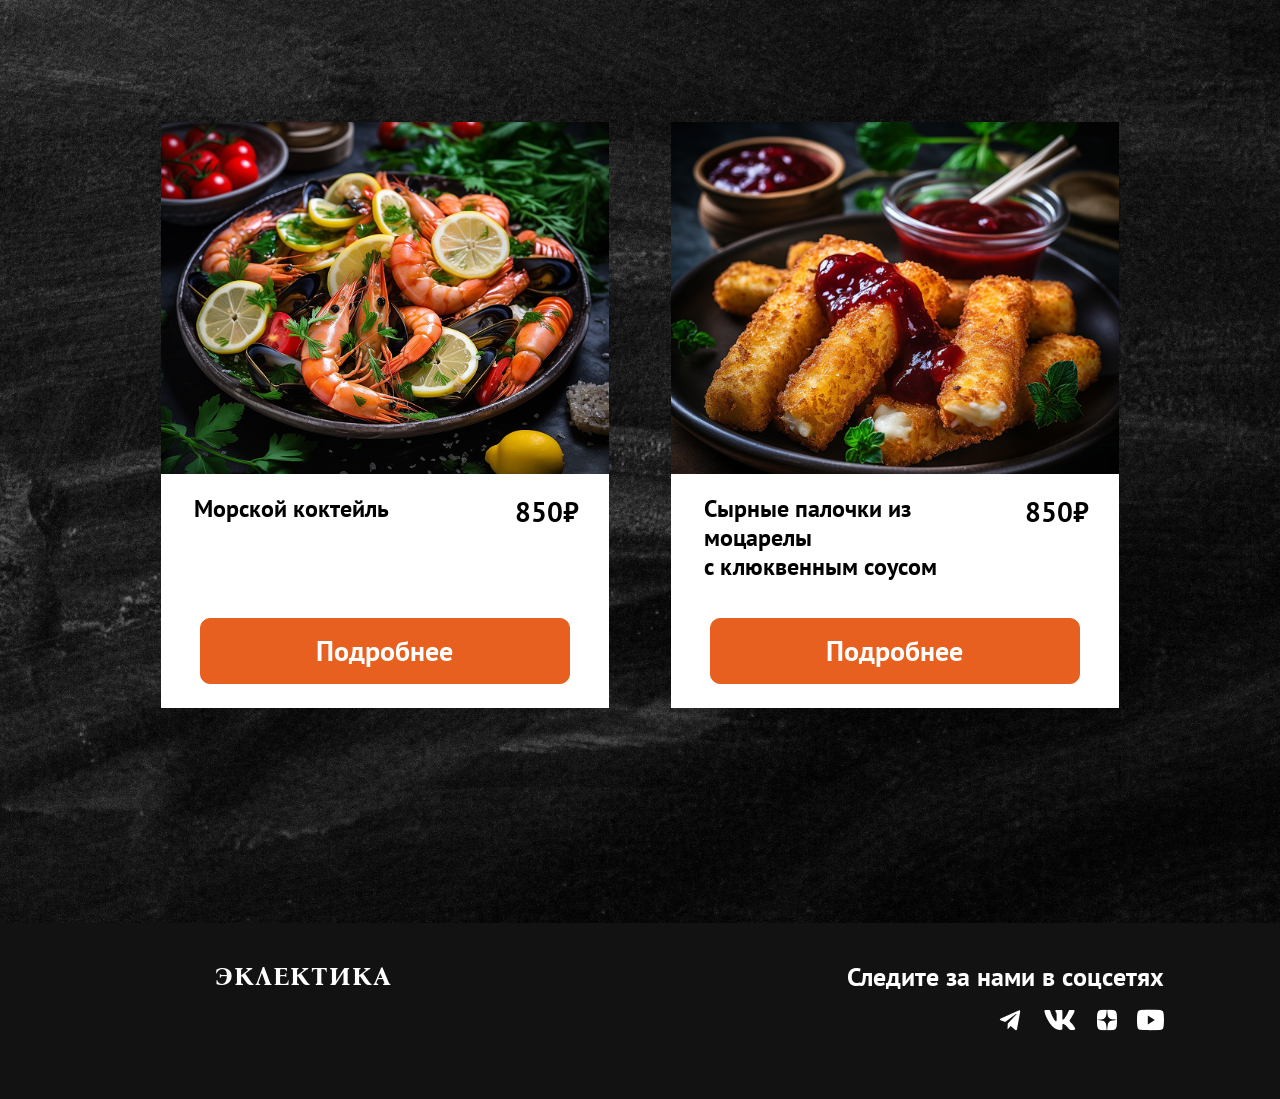
<file: menu/salats.html>
<!DOCTYPE html>
<html lang="ru">

    <head>
        <meta charset="UTF-8">
        <meta name="viewport" content="width=device-width, initial-scale=1.0">
        <title>«Эклектика» в Москве</title>
        <meta name="keywords"
            content="ресторан Эклектика, изысканная кухня, шеф-повар, подбор ингредиентов, уютные залы, семейные ужины, 
                романтические свидания, деловые обеды, высокий сервис, незабываемые впечатления, атмосфера комфорта, гастрономические удовольствия">
        <meta name="description"
            content="Ресторан «Эклектика» приглашает гостей насладиться атмосферой роскоши и элегантности в самом сердце Москвы. 
                Здесь царит гармония стиля и вкуса, сочетающая уютные интерьеры и высокое мастерство поваров. Уютные залы идеально подходят как для семейного отдыха, 
                так и для деловых встреч или романтического вечера. Шеф-повара ресторана используют только свежие и качественные продукты, создавая уникальные 
                блюда, которые порадуют даже самых требовательных гурманов. Внимательное обслуживание, индивидуальный подход и приятная музыка создадут атмосферу 
                праздника и комфорта. Посещение ресторана «Эклектика» станет настоящим удовольствием для тех, кто ценит прекрасное сочетание изысканной кухни и гостеприимства.">
        <meta property="og:locale" content="ru_RU">
        <meta property="og:type" content="website">
        <meta property="og:title" content="«Эклектика» в Москве — изысканные блюда и атмосфера уюта">
        <meta property="og:image:alt" content="Фото ресторана">
        <meta name="robots" content="index, follow">
        <link rel="stylesheet" href="../style/reset.css">
        <link rel="stylesheet" href="../style/fonts.css">
        <link rel="stylesheet" href="../style/menu.css">
    </head>

    <body>
        <section class="intro">
        <header class="intro__header">
            <div class="intro__header-wrapper">
                <p class="intro__header-left">ЭКЛЕКТИКА</p>
                <nav class="intro__header-right">
                    <nav class="burger-menu">
                        <input type="checkbox" id="burger-toggle">
                        <label for="burger-toggle" href="#" id="burger-btn">
                            <span></span>
                        </label>
                        <ul id="burger-list">
                            <li><a href="/index.html">Главная</a></li>
                            <li><a href="/menu/index.html" class="clicked">Меню</a></li>
                            <li><a href="/contact/index.html">Контакты</a></li>
                        </ul>
                    </nav>
                    <ul>
                        <li><a href="/index.html" id="nav-el1">Главная</a></li>
                        <li><a href="/menu/index.html" class="clicked" id="nav-el2">Меню</a></li>
                        <li><a href="/contact/index.html" id="nav-el3">Контакты</a></li>
                    </ul>
                </nav>
            </div>
        </header>
    </section>

        <main>
            <nav class="nav">
                <ul>
                    <li class="nav__button"><a href="/menu/index.html">Основные блюда</a></li>
                    <li class="nav__button"><a href="/menu/salats.html">Закуски и салаты</a></li>
                    <li class="nav__button"><a href="/menu/desserts.html">Десерты</a></li>
                </ul>
                <div class="nav__reservation">ОНЛАЙН-<br>БРОНИРОВАНИЕ</div>
            </nav>

            <section class="menu">
                <div class="menu__wrapper">
                    <div class="menu__card">
                        <figure>
                            <img class="menu__image" src="../assets/images/salats/lepeshki.png" alt="Индийские лепешки">
                            <figcaption>
                                <div class="menu__bottom">
                                    <div class="menu__bottom-text">
                                        <p class="menu__bottom-name">Индийские лепешки с зеленым<br>горошком в сливочном соусе</p>
                                        <p class="menu__bottom-price">750₽</p>
                                    </div>
                                    <button class="menu__bottom-button"><a href="">Подробнее</a></button>
                                </div>
                            </figcaption>
                        </figure>
                    </div>

                    <div class="menu__card">
                        <figure>
                            <img class="menu__image" src="../assets/images/salats/peppers.png" alt="Жгучие гриль-перцы">
                            <figcaption>
                                <div class="menu__bottom">
                                    <div class="menu__bottom-text">
                                        <p class="menu__bottom-name">Жгучие гриль-перцы</p>
                                        <p class="menu__bottom-price">850₽</p>
                                    </div>
                                    <button class="menu__bottom-button"><a href="">Подробнее</a></button>
                                </div>
                            </figcaption>
                        </figure>
                    </div>

                    <div class="menu__card">
                        <figure>
                            <img class="menu__image" src="../assets/images/salats/greek salad.png" alt="Греческий салат">
                            <figcaption>
                                <div class="menu__bottom">
                                    <div class="menu__bottom-text">
                                        <p class="menu__bottom-name">Греческий салат</p>
                                        <p class="menu__bottom-price">550₽</p>
                                    </div>
                                    <button class="menu__bottom-button"><a href="">Подробнее</a></button>
                                </div>
                            </figcaption>
                        </figure>
                    </div>

                    <div class="menu__card">
                        <figure>
                            <img class="menu__image" src="../assets/images/salats/brusket.png" alt="Брускетта с томатами и оливковым маслом">
                            <figcaption>
                                <div class="menu__bottom">
                                    <div class="menu__bottom-text">
                                        <p class="menu__bottom-name">Брускетта с томатами<br>и оливковым маслом</p>
                                        <p class="menu__bottom-price">450₽</p>
                                    </div>
                                    <button class="menu__bottom-button"><a href="">Подробнее</a></button>
                                </div>
                            </figcaption>
                        </figure>
                    </div>

                    <div class="menu__card">
                        <figure>
                            <img class="menu__image" src="../assets/images/salats/sea-cocktail.png" alt="Морской коктейль">
                            <figcaption>
                                <div class="menu__bottom">
                                    <div class="menu__bottom-text">
                                        <p class="menu__bottom-name">Морской коктейль</p>
                                        <p class="menu__bottom-price">850₽</p>
                                    </div>
                                    <button class="menu__bottom-button"><a href="">Подробнее</a></button>
                                </div>
                            </figcaption>
                        </figure>
                    </div>

                    <div class="menu__card">
                        <figure>
                            <img class="menu__image" src="../assets/images/salats/cheese-sticks.png" alt="Хинкали с говядиной, калакури и аджарским соусом">
                            <figcaption>
                                <div class="menu__bottom">
                                    <div class="menu__bottom-text">
                                        <p class="menu__bottom-name">Сырные палочки из моцарелы<br>с клюквенным соусом</p>
                                        <p class="menu__bottom-price">850₽</p>
                                    </div>
                                    <button class="menu__bottom-button"><a href="">Подробнее</a></button>
                                </div>
                            </figcaption>
                        </figure>
                    </div>
                </div>
            </section>
        </main>

        <footer class="footer">
            <p class="footer__name">ЭКЛЕКТИКА</p>
            <div class="footer__icons">
                <p>Следите за нами в соцсетях</p>
                <svg xmlns="http://www.w3.org/2000/svg" width="166" height="34" viewBox="0 0 166 34" fill="none">
                    <title>Иконка социальных сетей</title>
                    <desc>В наших соцсетях вы узнаете больше про идею заведения, нашу историю и грядущие мероприятия!</desc>
                    <path
                        d="M20.8184 7.41056L2.7962 15.5417C1.56626 16.1197 1.57338 16.9225 2.57054 17.2804L7.19754 18.9692L17.9031 11.0664C18.4093 10.7061 18.8718 10.8999 18.4917 11.2947L9.81802 20.4534H9.81599L9.81802 20.4546L9.49887 26.0347C9.96645 26.0347 10.1728 25.7837 10.4351 25.4877L12.6825 22.9307L17.3573 26.9707C18.2193 27.5261 18.8383 27.2407 19.0528 26.0371L22.1215 9.116C22.4356 7.64247 21.6407 6.97529 20.8184 7.41056Z"
                        fill="white" />
                    <path fill-rule="evenodd" clip-rule="evenodd"
                        d="M76.4542 8.42698C76.6666 7.65348 76.4542 7.08398 75.4372 7.08398H72.0792C71.2247 7.08398 70.8307 7.57556 70.617 8.11813C70.617 8.11813 68.9093 12.6458 66.4902 15.5868C65.7073 16.4396 65.3517 16.7103 64.9244 16.7103C64.7108 16.7103 64.3897 16.4396 64.3897 15.6648V8.42698C64.3897 7.49763 64.1543 7.08398 63.4431 7.08398H58.1624C57.6289 7.08398 57.3078 7.51463 57.3078 7.92406C57.3078 8.80384 58.518 9.00784 58.6421 11.4841V16.8646C58.6421 18.0448 58.4464 18.2586 58.0191 18.2586C56.8806 18.2586 54.111 13.7098 52.4672 8.50491C52.1487 7.49198 51.8263 7.08398 50.9679 7.08398H47.6074C46.6479 7.08398 46.4561 7.57556 46.4561 8.11813C46.4561 9.08434 47.5946 13.884 51.7585 20.2321C54.5344 24.5671 58.4425 26.9173 62.0026 26.9173C64.1377 26.9173 64.4012 26.396 64.4012 25.4964V22.2196C64.4012 21.1756 64.6034 20.9673 65.28 20.9673C65.7789 20.9673 66.6322 21.2393 68.6253 23.3289C70.9023 25.8066 71.2771 26.9173 72.5589 26.9173H75.917C76.8764 26.9173 77.3574 26.396 77.0811 25.3646C76.7766 24.339 75.6892 22.8501 74.2475 21.0835C73.4646 20.0776 72.2903 18.9939 71.9334 18.4513C71.4357 17.7558 71.5778 17.4455 71.9334 16.8264C71.9334 16.8264 76.0269 10.5563 76.453 8.42698H76.4542Z"
                        fill="white" />
                    <g clip-path="url(#clip0_1_104)">
                        <mask id="mask0_1_104" style="mask-type:luminance" maskUnits="userSpaceOnUse" x="99" y="6"
                            width="20" height="22">
                            <path d="M119 6.5H99V27.5H119V6.5Z" fill="white" />
                        </mask>
                        <g mask="url(#mask0_1_104)">
                            <path
                                d="M110.929 19.025C109.357 20.7275 109.243 22.85 109.107 27.5C113.236 27.5 116.086 27.485 117.557 25.985C118.986 24.44 119 21.305 119 17.1125C114.571 17.2625 112.55 17.375 110.929 19.025ZM99 17.1125C99 21.305 99.0143 24.44 100.443 25.985C101.914 27.485 104.764 27.5 108.893 27.5C108.75 22.85 108.643 20.7275 107.071 19.025C105.45 17.375 103.429 17.255 99 17.1125ZM108.893 6.5C104.771 6.5 101.914 6.515 100.443 8.015C99.0143 9.56 99 12.695 99 16.8875C103.429 16.7375 105.45 16.625 107.071 14.975C108.643 13.2725 108.757 11.15 108.893 6.5ZM110.929 14.975C109.357 13.2725 109.243 11.15 109.107 6.5C113.236 6.5 116.086 6.515 117.557 8.015C118.986 9.56 119 12.695 119 16.8875C114.571 16.7375 112.55 16.625 110.929 14.975Z"
                                fill="white" />
                            <path
                                d="M119 17.1125V16.8875C114.571 16.7375 112.55 16.625 110.929 14.975C109.357 13.2725 109.243 11.15 109.107 6.5H108.893C108.75 11.15 108.643 13.2725 107.071 14.975C105.45 16.625 103.429 16.745 99 16.8875V17.1125C103.429 17.2625 105.45 17.375 107.071 19.025C108.643 20.7275 108.757 22.85 108.893 27.5H109.107C109.25 22.85 109.357 20.7275 110.929 19.025C112.55 17.375 114.571 17.255 119 17.1125Z"
                                fill="#121212" />
                        </g>
                    </g>
                    <g clip-path="url(#clip1_1_104)">
                        <path
                            d="M165.436 9.78041C165.283 9.14519 164.981 8.56591 164.563 8.10053C164.144 7.63516 163.622 7.30002 163.05 7.12866C160.944 6.5 152.5 6.5 152.5 6.5C152.5 6.5 144.056 6.5 141.95 7.12532C141.378 7.29612 140.856 7.63107 140.437 8.09654C140.018 8.56199 139.717 9.14157 139.564 9.77707C139 12.1178 139 17 139 17C139 17 139 21.8822 139.564 24.2196C139.874 25.5104 140.79 26.5269 141.95 26.8713C144.056 27.5 152.5 27.5 152.5 27.5C152.5 27.5 160.944 27.5 163.05 26.8713C164.213 26.5269 165.126 25.5104 165.436 24.2196C166 21.8822 166 17 166 17C166 17 166 12.1178 165.436 9.78041ZM149.818 21.4809V12.5191L156.809 16.9666L149.818 21.4809Z"
                            fill="white" />
                    </g>
                    <defs>
                        <clipPath id="clip0_1_104">
                            <rect width="20" height="21" fill="white" transform="translate(99 6.5)" />
                        </clipPath>
                        <clipPath id="clip1_1_104">
                            <rect width="27" height="21" fill="white" transform="translate(139 6.5)" />
                        </clipPath>
                    </defs>
                </svg>
            </div>
        </footer>
    </body>
</file>
<file: style/fonts.css>
@font-face {
    font-family: 'Bona Nova';
    src: url('../assets/fonts/BonaNova-Regular.woff2') format('woff2'),
        url('../assets/fonts/BonaNova-Regular.woff') format('woff');
    font-weight: normal;
    font-style: normal;
    font-display: swap;
}

@font-face {
    font-family: 'Bona Nova';
    src: url('../assets/fonts/BonaNova-Bold.woff2') format('woff2'),
        url('../assets/fonts/BonaNova-Bold.woff') format('woff');
    font-weight: bold;
    font-style: normal;
    font-display: swap;
}

@font-face {
    font-family: 'PT Sans';
    src: url('../assets/fonts/PTSans-Regular.woff2') format('woff2'),
        url('../assets/fonts/PTSans-Regular.woff') format('woff');
    font-weight: normal;
    font-style: normal;
    font-display: swap;
}

@font-face {
    font-family: 'PT Sans';
    src: url('../assets/fonts/PTSans-Bold.woff2') format('woff2'),
        url('../assets/fonts/PTSans-Bold.woff') format('woff');
    font-weight: bold;
    font-style: normal;
    font-display: swap;
}
</file>
<file: style/contact.css>
#burger-list {
  display: none;
}

#burger-btn {
  display: none;
}

#burger-toggle {
  display: none;
}

.nav__button {
  color: #fff;
  font: bold 1.25rem/1 "PT Sans";
  border: 2px solid #fff;
  padding: 10px 32px;
  border-radius: 10px;
}

.intro::before {
  content: "";
  position: absolute;
  top: 0;
  bottom: 0;
  right: 0;
  left: 0;
  z-index: 1;
  background: rgba(0, 0, 0, 0.5);
}

.book-now {
  width: 420px;
  height: 7.4074074074vh;
  border: 1px solid #e76020;
  border-radius: 10px;
  background: #e76020;
  font: 1.6875rem/1 "PT Sans";
  color: #fff;
  font-weight: bold;
  padding: 2.037037037vh 3.6458333333vw;
  display: flex;
  align-items: center;
  justify-content: center;
}

.clicked {
  color: #9E9E9E;
}

.intro {
  color: #fff;
  height: 10.2777777778vh;
  width: 100%;
  background: #000;
  position: relative;
}
.intro::before {
  height: 10.2777777778vh;
  width: 100%;
}
.intro > * {
  position: relative;
  z-index: 2;
}
.intro__header-container {
  width: 100%;
  line-height: 1;
  background-color: rgba(0, 0, 0, 0.6);
  position: fixed;
  z-index: 3;
}
.intro__header-wrapper {
  height: 10.2777777778vh;
  margin: 0 16.6666666667vw;
  display: flex;
  justify-content: space-between;
  align-items: center;
}
.intro__header-left {
  font: bold 2.5rem/1 "Bona Nova";
  letter-spacing: 2.4px;
}
.intro__header-right {
  font: bold 1.25rem/1 "PT Sans";
  display: flex;
  justify-content: space-between;
}
.intro ul {
  display: flex;
  gap: 4.1145833333vw;
  position: relative;
  z-index: 3;
}
.intro ul li {
  cursor: pointer;
}
.intro ul li:active {
  color: #9E9E9E;
}

.reservation {
  display: flex;
  align-items: center;
}
.reservation__title {
  font: bold 2rem/1 "Bona Nova";
  text-align: left;
}
.reservation__left-part-pic {
  width: 49.4791666667vw;
  height: 82.4074074074vh;
}
.reservation__right-part {
  display: flex;
  flex-direction: column;
  justify-content: center;
  margin: 0 auto;
}
.reservation__right-part p {
  font: 1.375rem/1.25 "PT Sans";
  margin-top: 1.8518518519vh;
}
.reservation__form {
  display: flex;
  flex-direction: column;
  gap: 3.1481481481vh;
  margin-top: 4.8148148148vh;
}
.reservation__input {
  font-size: 1.125rem;
  position: relative;
  padding-bottom: 2px;
  font-family: Arial, Helvetica, sans-serif;
  border-bottom: 1px solid #000;
  padding-bottom: 1.8518518519vh;
}
.reservation__input::-moz-placeholder {
  color: #B2B2B2;
}
.reservation__input::placeholder {
  color: #B2B2B2;
}
.reservation__number {
  width: 10px;
  font-size: 1.125rem;
  color: #000;
  margin-left: 13px;
  margin-right: 13px;
}
.reservation__guests {
  display: flex;
  margin: 3.6111111111vh 0;
  justify-content: space-between;
  align-items: center;
}
.reservation__form-element {
  color: #B2B2B2;
  font: 1.125rem "PT Sans";
}
.reservation #datetimepicker {
  width: 6.3541666667vw;
}
.reservation #datetimepicker::-moz-placeholder {
  color: #B2B2B2;
  font: 1.125rem "PT Sans";
  position: relative;
}
.reservation #datetimepicker::placeholder {
  color: #B2B2B2;
  font: 1.125rem "PT Sans";
  position: relative;
}
.reservation__open-calendar {
  background: url(../assets/images/arrow-reservation.svg) no-repeat;
  background-size: contain;
  width: 11px;
  height: 8px;
}
.reservation__number-control {
  border: 2px solid #000;
  width: 22px;
  border-radius: 4px;
  background: #fff;
  font-weight: bold;
  height: 22px;
}
.reservation__number-control:nth-child(3) {
  margin-right: 0.625vw;
}
.reservation__wishes {
  margin-bottom: 3.4259259259vh;
}

.contacts {
  display: flex;
  justify-content: space-between;
}
.contacts__left-part {
  margin: 9.4444444444vh auto;
}
.contacts__left-part h2 {
  width: 24.21875vw;
  height: 11.3888888889vh;
  font: bold 2rem/1 "PT Sans";
  margin-bottom: 6.3888888889vh;
}
.contacts__left-part address {
  font: 1.375rem/1.24 "PT Sans";
  width: 24.1666666667vw;
  height: 20vh;
}
.contacts__left-part address strong {
  font-weight: bold;
  display: block;
  margin-bottom: 10px;
}
.contacts__left-part address p {
  margin-top: 20px;
}

.footer {
  width: 100%;
  display: flex;
  justify-content: space-between;
  height: 19.6296296296vh;
  background: #121212;
  color: #fff;
  background-color: #121212;
  flex-wrap: wrap;
}
.footer__name {
  font: bold 1.625rem/1 "Bona Nova";
  margin-left: 16.8229166667vw;
  letter-spacing: 1.04px;
}
.footer__icons {
  font: 1.625rem/1 "PT Sans";
  text-align: right;
  margin-right: 9.0625vw;
}
.footer__icons p {
  font-weight: bold;
}
.footer__icons :last-child {
  margin-top: 1.3888888889vh;
}

.footer > * {
  margin-top: 4.6296296296vh;
}/*# sourceMappingURL=contact.css.map */
</file>
<file: style/menu.css>
#burger-list {
  display: none;
}

#burger-btn {
  display: none;
}

#burger-toggle {
  display: none;
}

.nav__button {
  color: #fff;
  font: bold 1.25rem/1 "PT Sans";
  border: 2px solid #fff;
  padding: 10px 32px;
  border-radius: 10px;
}

.intro::before, main::before {
  content: "";
  position: absolute;
  top: 0;
  bottom: 0;
  right: 0;
  left: 0;
  z-index: 1;
  background: rgba(0, 0, 0, 0.5);
}

.book-now {
  width: 420px;
  height: 7.4074074074vh;
  border: 1px solid #e76020;
  border-radius: 10px;
  background: #e76020;
  font: 1.6875rem/1 "PT Sans";
  color: #fff;
  font-weight: bold;
  padding: 2.037037037vh 3.6458333333vw;
  display: flex;
  align-items: center;
  justify-content: center;
}

.clicked {
  color: #9E9E9E;
}

.intro {
  color: #fff;
  width: 100%;
  background: url(../assets/images/home-bgr.png) no-repeat;
  background-size: cover;
  position: relative;
  display: flex;
  flex-direction: column;
  flex-grow: 1;
}
.intro::before {
  height: calc(100vh - 4.2592592593vh);
  width: 100%;
}
.intro > * {
  position: relative;
  z-index: 2;
}
.intro__header {
  width: 100%;
  line-height: 1;
  background-color: rgba(0, 0, 0, 0.6);
  position: fixed;
  z-index: 3;
}
.intro__header-wrapper {
  height: 10.2777777778vh;
  display: flex;
  justify-content: space-around;
  width: 100%;
  align-items: center;
}
.intro__header-left {
  font: bold 2.5rem/1 "Bona Nova";
  letter-spacing: 2.4px;
}
.intro__header-right {
  font: bold 1.25rem/1 "PT Sans";
  display: flex;
  justify-content: space-between;
}
.intro ul {
  display: flex;
  gap: 4.1145833333vw;
  position: relative;
  z-index: 3;
}
.intro ul li {
  cursor: pointer;
}

main {
  padding-top: 10.2777777778vh;
  background: url(../assets/images/black-bgr.jpg) no-repeat;
  background-size: cover;
  position: relative;
}
main::before {
  width: 100%;
}
main > * {
  position: relative;
  z-index: 2;
}

.nav {
  height: 23.1481481481vh;
  display: flex;
  justify-content: space-between;
  align-items: center;
}
.nav ul {
  display: flex;
  align-items: center;
  gap: 1.0416666667vw;
  font: 1.25rem/1 "PT Sans";
  margin-left: 16.8229166667vw;
}
.nav li {
  cursor: pointer;
}
.nav__reservation {
  text-align: left;
  border: 1px solid #e76020;
  border-radius: 10px 0 0 10px;
  color: #fff;
  background-color: #e76020;
  height: 8.6111111111vh;
  width: 15.5729166667vw;
  padding: 15px 88px 16px 33px;
  font: bold 1.5rem/1 "PT Sans";
  display: flex;
  align-items: center;
}

.menu {
  width: 66.3020833333vw;
  margin: 0 auto;
  padding-bottom: 23.8888888889vh;
}
.menu__wrapper {
  display: grid;
  grid-template-columns: repeat(2, 30.7291666667vw);
  row-gap: 13.8888888889vh;
  -moz-column-gap: 4.84375vw;
       column-gap: 4.84375vw;
  justify-content: center;
  justify-items: center;
}
.menu__bottom {
  display: flex;
  flex-direction: column;
  background: #fff;
  font-family: "PT Sans";
  font-weight: bold;
  height: 24vh;
  justify-content: space-between;
}
.menu__bottom-text {
  font-weight: bold;
  color: #000;
  display: flex;
  justify-content: space-between;
  margin-top: 2.4074074074vh;
  gap: 10px;
}
.menu__bottom-name {
  margin-left: 2.5484375vw;
  font-size: 1.5rem;
}
.menu__bottom-price {
  margin-right: 2.34375vw;
  font-size: 1.75rem;
}
.menu__bottom-button {
  width: 28.8666666667vw;
  height: 7.4074074074vh;
  border: 1px solid #e76020;
  background-color: #e76020;
  border-radius: 10px;
  font: bold 1em "PT Sans";
  font-size: 1.73125rem;
  color: #fff;
  align-self: center;
  margin-bottom: 2.5925925926vh;
}
.menu__image {
  width: 100%;
  height: 50%;
}

.footer {
  width: 100%;
  display: flex;
  justify-content: space-between;
  height: 19.6296296296vh;
  background: #121212;
  color: #fff;
  background-color: #121212;
  flex-wrap: wrap;
}
.footer__name {
  font: bold 1.625rem/1 "Bona Nova";
  margin-left: 16.8229166667vw;
  letter-spacing: 1.04px;
}
.footer__icons {
  font: 1.625rem/1 "PT Sans";
  text-align: right;
  margin-right: 9.0625vw;
}
.footer__icons p {
  font-weight: bold;
}
.footer__icons :last-child {
  margin-top: 1.3888888889vh;
}

.footer > * {
  margin-top: 4.6296296296vh;
}

@media (max-width: 1630px) {
  .menu__wrapper {
    grid-template-columns: repeat(2, 35vw);
  }
  .menu__bottom {
    height: 26vh;
  }
}
@media (max-width: 1450px) {
  .nav__reservation {
    width: 20vw;
  }
}
@media (max-width: 1090px) {
  .nav ul {
    margin-left: 3vw;
  }
  .menu__wrapper {
    grid-template-columns: repeat(2, 42vw);
  }
  .menu__bottom {
    height: 28vh;
  }
  .menu__bottom-button {
    width: 85%;
  }
  .nav {
    height: auto;
  }
  .nav ul {
    margin: 7vh 0 5vh 3vw;
    flex-direction: column;
  }
  .nav ul > * {
    align-self: start;
  }
  .nav__reservation {
    width: 30vw;
  }
}
@media (max-width: 775px) {
  #burger-btn {
    display: block;
    position: relative;
    width: 30px;
    height: 25px;
    background-size: contain;
    cursor: pointer;
  }
  #burger-btn::after, #burger-btn::before, #burger-btn span {
    position: absolute;
    width: 100%;
    height: 3px;
    background-color: #fff;
    border-radius: 2px;
    transition: 0.3s;
  }
  #burger-btn::before {
    content: "";
    top: 0;
  }
  #burger-btn::after {
    content: "";
    bottom: 0;
  }
  #burger-btn span {
    top: 11px;
  }
  #burger-toggle:checked ~ label::after {
    transform: rotate(45deg);
    bottom: 10px;
  }
  #burger-toggle:checked ~ label::before {
    transform: rotate(-45deg);
    top: 12px;
  }
  #burger-toggle:checked ~ label span {
    transform: rotate(-45deg);
    top: 12px;
  }
  #burger-toggle:checked ~ #burger-list {
    display: flex;
    flex-direction: column;
    position: absolute;
    right: 0;
    width: 50vw;
    height: 100vh;
    background-color: #000;
  }
  #burger-toggle:checked ~ #burger-list > * {
    margin-left: 5vw;
    margin-top: 2.7777777778vh;
  }
  #burger-toggle:checked ~ #burger-list :first-child {
    margin-top: 6.5740740741vh;
  }
  .intro {
    background: url(../assets/images/for_mobile.svg) no-repeat;
    background-size: cover;
  }
  .intro::before {
    height: 100%;
    background: rgba(0, 0, 0, 0.3);
  }
  .intro__header-wrapper {
    background-color: #000;
    height: 11vh;
    display: flex;
    justify-content: space-between;
    width: 100%;
    align-items: center;
  }
  .intro__header-left {
    margin-left: 7.8125vw;
    font: bold 1.5rem/1 "Bona Nova";
    letter-spacing: 0.06em;
  }
  .intro__header-right {
    margin-right: 7.8125vw;
  }
  .intro ul {
    display: none;
  }
  .nav__reservation {
    border-radius: 50%;
    width: 120px;
    height: 120px;
    padding: 0;
    margin-right: 2vw;
    font-size: 1rem;
    text-align: center;
  }
  .menu__wrapper {
    grid-template-columns: repeat(1, 80vw);
    row-gap: 7vh;
  }
  .footer {
    height: 25vh;
    flex-direction: column;
  }
  .footer__icons {
    text-align: left;
    margin: 4.6vw;
  }
  .footer__name {
    margin-left: 4.6vw;
  }
}
@media (max-width: 390px) {
  .nav__reservation {
    display: none;
  }
}/*# sourceMappingURL=menu.css.map */
</file>
